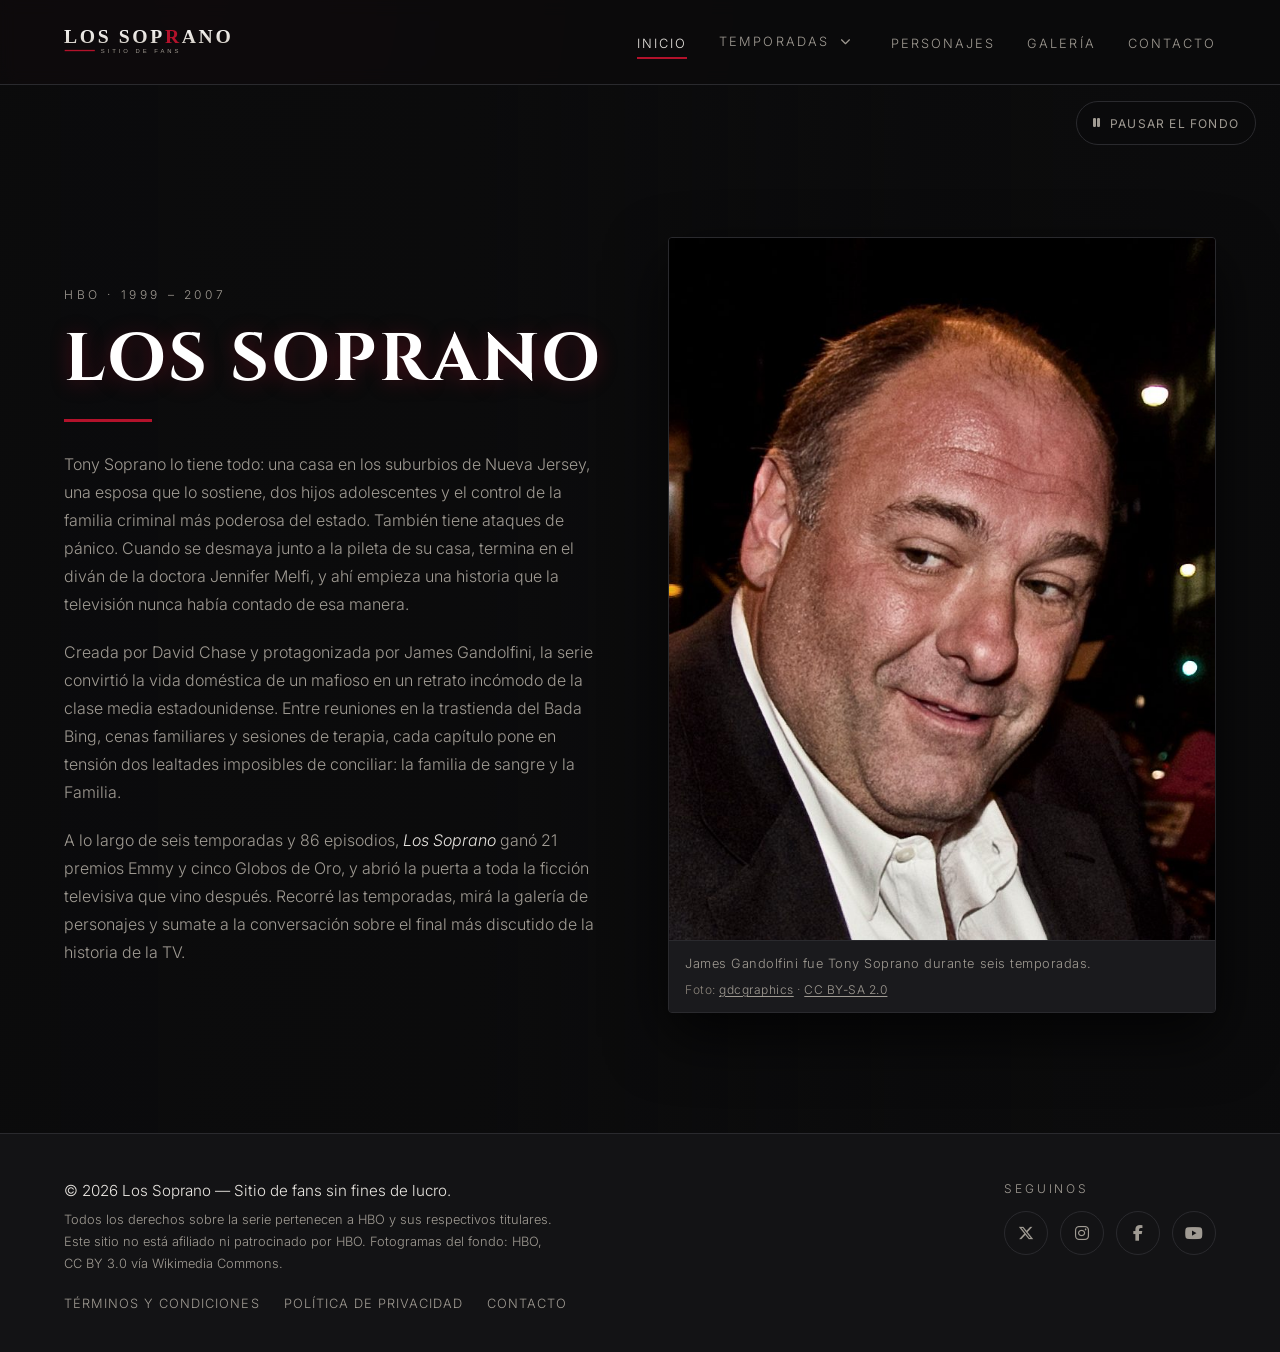
<file: index.html>
<!-- trigger github pages -->

<!DOCTYPE html>
<html lang="es">
<head>
  <meta charset="UTF-8">
  <meta name="viewport" content="width=device-width, initial-scale=1.0">
  <title>Los Soprano | Sitio oficial de fans</title>
  <meta name="description" content="Sitio dedicado a Los Soprano: temporadas, galería y contacto. Todo sobre la serie que cambió la televisión.">

  <meta name="theme-color" content="#0b0b0c">
  <meta property="og:type" content="website">
  <meta property="og:locale" content="es_AR">
  <meta property="og:site_name" content="Los Soprano">
  <meta property="og:title" content="Los Soprano | Sitio oficial de fans">
  <meta property="og:description" content="Sitio dedicado a Los Soprano: temporadas, galería y contacto. Todo sobre la serie que cambió la televisión.">
  <meta name="twitter:card" content="summary_large_image">

  <!-- Font Awesome. El preconnect abre la conexion con el CDN mientras el
       navegador sigue leyendo el head: ahorra el ida y vuelta de DNS y TLS. -->
  <link rel="preconnect" href="https://cdnjs.cloudflare.com" crossorigin>
  <link rel="stylesheet" href="https://cdnjs.cloudflare.com/ajax/libs/font-awesome/6.5.2/css/all.min.css">
  <!-- Tipografías -->
  <link rel="preconnect" href="https://fonts.googleapis.com">
  <link rel="preconnect" href="https://fonts.gstatic.com" crossorigin>
  <link href="https://fonts.googleapis.com/css2?family=Cinzel:wght@500;700&family=Inter:wght@300;400;600&display=swap" rel="stylesheet">
  <!-- Estilos principales -->
  <link rel="stylesheet" href="css/estilos.css">
  <link rel="icon" href="img/favicon.svg" type="image/svg+xml">
</head>
<body>

  <a class="saltar" href="#contenido">Saltar al contenido</a>

  <!-- ===== CABECERA ===== -->
  <header class="cabecera" id="cabecera">
    <div class="contenedor cabecera__inner">

      <a class="logo" href="index.html" aria-label="Los Soprano - Inicio">
        <img src="img/logo.svg" alt="Logo de Los Soprano">
      </a>

      <button class="menu-toggle" id="menuToggle" aria-label="Abrir menú" aria-expanded="false" aria-controls="menu">
        <span></span><span></span><span></span>
      </button>

      <nav class="nav" id="menu" aria-label="Principal">
        <ul role="list" class="nav__lista">
          <li class="nav__item"><a class="nav__link nav__link--activo" aria-current="page" href="index.html">Inicio</a></li>
          <li class="nav__item nav__item--desplegable">
            <div class="nav__fila">
              <a class="nav__link" href="temporadas.html">Temporadas</a>
              <!-- El link lleva a la página; el botón abre el submenú. Separados,
                   el submenú se puede abrir con clic, toque o teclado sin
                   depender del hover, que en pantallas táctiles no existe. -->
              <button class="nav__despliegue" type="button" aria-expanded="false"
                      aria-controls="submenu-temporadas" aria-label="Submenú de Temporadas">
                <i class="fa-solid fa-chevron-down" aria-hidden="true"></i>
              </button>
            </div>
            <ul role="list" class="submenu" id="submenu-temporadas">
              <li><a class="submenu__link" href="temporadas.html#temporada-1">Temporada 1 <span class="submenu__meta">1999</span></a></li>
              <li><a class="submenu__link" href="temporadas.html#temporada-2">Temporada 2 <span class="submenu__meta">2000</span></a></li>
              <li><a class="submenu__link" href="temporadas.html#temporada-3">Temporada 3 <span class="submenu__meta">2001</span></a></li>
              <li><a class="submenu__link" href="temporadas.html#temporada-4">Temporada 4 <span class="submenu__meta">2002</span></a></li>
              <li><a class="submenu__link" href="temporadas.html#temporada-5">Temporada 5 <span class="submenu__meta">2004</span></a></li>
              <li><a class="submenu__link" href="temporadas.html#temporada-6">Temporada 6 <span class="submenu__meta">2006 – 2007</span></a></li>
            </ul>
          </li>
          <li class="nav__item"><a class="nav__link" href="personajes.html">Personajes</a></li>
          <li class="nav__item"><a class="nav__link" href="galeria.html">Galería</a></li>
          <li class="nav__item"><a class="nav__link" href="contacto.html">Contacto</a></li>
        </ul>
      </nav>

    </div>
  </header>

  <!-- ===== CONTENIDO PRINCIPAL ===== -->
  <main class="principal principal--inicio" id="contenido" tabindex="-1">

    <!-- Montaje de fondo: fotogramas que se van cortando entre sí (solo CSS) -->
    <div class="montaje" aria-hidden="true">
      <img class="montaje__foto" src="img/montaje/f1-army-of-one.jpg" alt="" fetchpriority="high">
      <img class="montaje__foto" src="img/montaje/f2-chris-paulie.jpg" alt="">
      <img class="montaje__foto" src="img/montaje/f3-cumple-aj.jpg" alt="">
      <img class="montaje__foto" src="img/montaje/f4-bobby-tony.jpg" alt="">
      <img class="montaje__foto" src="img/montaje/f5-silvio.jpg" alt="">
      <img class="montaje__foto" src="img/montaje/f6-furio.jpg" alt="">
      <span class="montaje__velo"></span>
    </div>

    <!-- El montaje arranca solo y no se detiene: hace falta poder pausarlo -->
    <button class="montaje-control" id="montajeControl" aria-pressed="false">
      <i class="fa-solid fa-pause" aria-hidden="true"></i>
      <span class="montaje-control__texto">Pausar el fondo</span>
    </button>

    <div class="contenedor">
      <section class="hero">

        <!-- Columna izquierda: título + 3 párrafos -->
        <div class="hero__col hero__col--texto">
          <p class="hero__antetitulo">HBO &middot; 1999 &ndash; 2007</p>
          <h1 class="hero__titulo">Los Soprano</h1>
          <span class="hero__linea" aria-hidden="true"></span>

          <p>
            Tony Soprano lo tiene todo: una casa en los suburbios de Nueva Jersey, una
            esposa que lo sostiene, dos hijos adolescentes y el control de la familia
            criminal más poderosa del estado. También tiene ataques de pánico. Cuando se
            desmaya junto a la pileta de su casa, termina en el diván de la doctora
            Jennifer Melfi, y ahí empieza una historia que la televisión nunca había
            contado de esa manera.
          </p>
          <p>
            Creada por David Chase y protagonizada por James Gandolfini, la serie convirtió
            la vida doméstica de un mafioso en un retrato incómodo de la clase media
            estadounidense. Entre reuniones en la trastienda del Bada Bing, cenas familiares
            y sesiones de terapia, cada capítulo pone en tensión dos lealtades imposibles de
            conciliar: la familia de sangre y la Familia.
          </p>
          <p>
            A lo largo de seis temporadas y 86 episodios, <em>Los Soprano</em> ganó 21 premios
            Emmy y cinco Globos de Oro, y abrió la puerta a toda la ficción televisiva que vino
            después. Recorré las temporadas, mirá la galería de personajes y sumate a la
            conversación sobre el final más discutido de la historia de la TV.
          </p>
        </div>

        <!-- Columna derecha: imagen representativa -->
        <div class="hero__col hero__col--imagen">
          <figure class="hero__figura">
            <img src="img/galeria/gandolfini.jpg" width="726" height="933"
                 alt="James Gandolfini, intérprete de Tony Soprano, en el Festival Internacional de Cine de Toronto de 2011">
            <figcaption>
              James Gandolfini fue Tony Soprano durante seis temporadas.
              <span class="hero__credito">
                Foto: <a href="https://commons.wikimedia.org/wiki/File:James_Gandolfini_@_Toronto_International_Film_Festival_2011.jpg" target="_blank" rel="noopener">gdcgraphics</a>
                · <a href="https://creativecommons.org/licenses/by-sa/2.0" target="_blank" rel="noopener">CC BY-SA 2.0</a>
              </span>
            </figcaption>
          </figure>
        </div>

      </section>
    </div>
  </main>

  <!-- ===== PIE DE SITIO ===== -->
  <footer class="pie">
    <div class="contenedor pie__inner">

      <div class="pie__legales">
        <p class="pie__copy">&copy; <span id="anio">2026</span> Los Soprano &mdash; Sitio de fans sin fines de lucro.</p>
        <p class="pie__aviso">
          Todos los derechos sobre la serie pertenecen a HBO y sus respectivos titulares.
          Este sitio no está afiliado ni patrocinado por HBO.
          Fotogramas del fondo: HBO,
          <a href="https://creativecommons.org/licenses/by/3.0" target="_blank" rel="noopener">CC BY 3.0</a>
          vía <a href="https://commons.wikimedia.org" target="_blank" rel="noopener">Wikimedia Commons</a>.
        </p>
        <ul role="list" class="pie__enlaces" aria-label="Enlaces legales">
          <li><a href="#">Términos y condiciones</a></li>
          <li><a href="#">Política de privacidad</a></li>
          <li><a href="contacto.html">Contacto</a></li>
        </ul>
      </div>

      <div class="pie__redes">
        <p class="pie__redes-titulo">Seguinos</p>
        <ul role="list" class="redes">
          <li><a class="redes__link" href="#" aria-label="X"><i class="fa-brands fa-x-twitter" aria-hidden="true"></i></a></li>
          <li><a class="redes__link" href="#" aria-label="Instagram"><i class="fa-brands fa-instagram" aria-hidden="true"></i></a></li>
          <li><a class="redes__link" href="#" aria-label="Facebook"><i class="fa-brands fa-facebook-f" aria-hidden="true"></i></a></li>
          <li><a class="redes__link" href="#" aria-label="YouTube"><i class="fa-brands fa-youtube" aria-hidden="true"></i></a></li>
        </ul>
      </div>

    </div>
  </footer>

  <script src="js/main.js"></script>
</body>
</html>
</file>
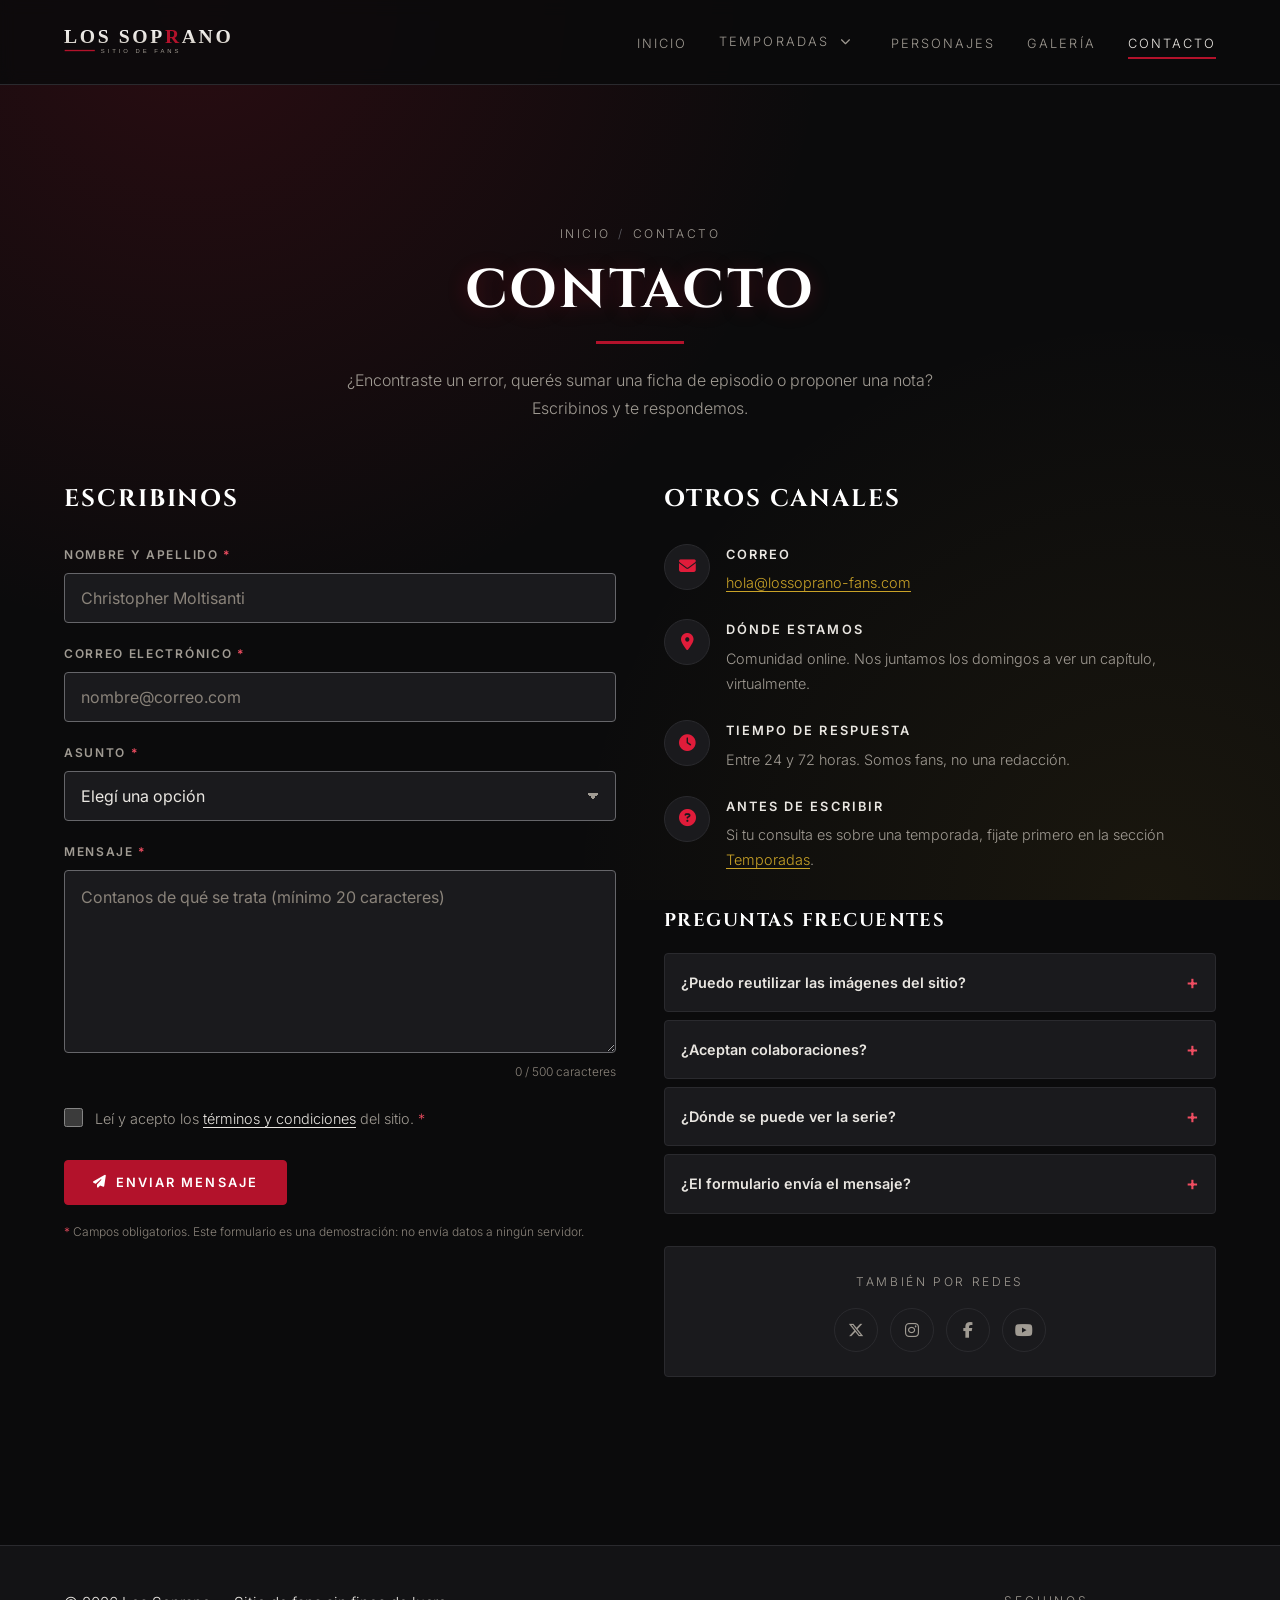
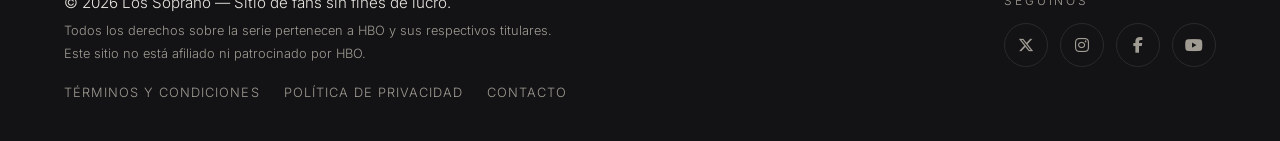
<file: contacto.html>
<!DOCTYPE html>
<html lang="es">
<head>
  <meta charset="UTF-8">
  <meta name="viewport" content="width=device-width, initial-scale=1.0">
  <title>Contacto | Los Soprano</title>
  <meta name="description" content="Escribinos: sugerencias, correcciones y colaboraciones para el sitio de fans de Los Soprano.">

  <meta name="theme-color" content="#0b0b0c">
  <meta property="og:type" content="website">
  <meta property="og:locale" content="es_AR">
  <meta property="og:site_name" content="Los Soprano">
  <meta property="og:title" content="Contacto | Los Soprano">
  <meta property="og:description" content="Escribinos: sugerencias, correcciones y colaboraciones para el sitio de fans de Los Soprano.">
  <meta name="twitter:card" content="summary_large_image">

  <!-- Font Awesome. El preconnect abre la conexion con el CDN mientras el
       navegador sigue leyendo el head: ahorra el ida y vuelta de DNS y TLS. -->
  <link rel="preconnect" href="https://cdnjs.cloudflare.com" crossorigin>
  <link rel="stylesheet" href="https://cdnjs.cloudflare.com/ajax/libs/font-awesome/6.5.2/css/all.min.css">
  <link rel="preconnect" href="https://fonts.googleapis.com">
  <link rel="preconnect" href="https://fonts.gstatic.com" crossorigin>
  <link href="https://fonts.googleapis.com/css2?family=Cinzel:wght@500;700&family=Inter:wght@300;400;600&display=swap" rel="stylesheet">
  <link rel="stylesheet" href="css/estilos.css">
  <link rel="stylesheet" href="css/contacto.css">
  <link rel="icon" href="img/favicon.svg" type="image/svg+xml">
</head>
<body>

  <a class="saltar" href="#contenido">Saltar al contenido</a>

  <!-- ===== CABECERA ===== -->
  <header class="cabecera" id="cabecera">
    <div class="contenedor cabecera__inner">
      <a class="logo" href="index.html" aria-label="Los Soprano - Inicio">
        <img src="img/logo.svg" alt="Logo de Los Soprano">
      </a>
      <button class="menu-toggle" id="menuToggle" aria-label="Abrir menú" aria-expanded="false" aria-controls="menu">
        <span></span><span></span><span></span>
      </button>
      <nav class="nav" id="menu" aria-label="Principal">
        <ul role="list" class="nav__lista">
          <li class="nav__item"><a class="nav__link" href="index.html">Inicio</a></li>
          <li class="nav__item nav__item--desplegable">
            <div class="nav__fila">
              <a class="nav__link" href="temporadas.html">Temporadas</a>
              <!-- El link lleva a la página; el botón abre el submenú. Separados,
                   el submenú se puede abrir con clic, toque o teclado sin
                   depender del hover, que en pantallas táctiles no existe. -->
              <button class="nav__despliegue" type="button" aria-expanded="false"
                      aria-controls="submenu-temporadas" aria-label="Submenú de Temporadas">
                <i class="fa-solid fa-chevron-down" aria-hidden="true"></i>
              </button>
            </div>
            <ul role="list" class="submenu" id="submenu-temporadas">
              <li><a class="submenu__link" href="temporadas.html#temporada-1">Temporada 1 <span class="submenu__meta">1999</span></a></li>
              <li><a class="submenu__link" href="temporadas.html#temporada-2">Temporada 2 <span class="submenu__meta">2000</span></a></li>
              <li><a class="submenu__link" href="temporadas.html#temporada-3">Temporada 3 <span class="submenu__meta">2001</span></a></li>
              <li><a class="submenu__link" href="temporadas.html#temporada-4">Temporada 4 <span class="submenu__meta">2002</span></a></li>
              <li><a class="submenu__link" href="temporadas.html#temporada-5">Temporada 5 <span class="submenu__meta">2004</span></a></li>
              <li><a class="submenu__link" href="temporadas.html#temporada-6">Temporada 6 <span class="submenu__meta">2006 – 2007</span></a></li>
            </ul>
          </li>
          <li class="nav__item"><a class="nav__link" href="personajes.html">Personajes</a></li>
          <li class="nav__item"><a class="nav__link" href="galeria.html">Galería</a></li>
          <li class="nav__item"><a class="nav__link nav__link--activo" aria-current="page" href="contacto.html">Contacto</a></li>
        </ul>
      </nav>
    </div>
  </header>

  <!-- ===== CONTENIDO ===== -->
  <main class="principal" id="contenido" tabindex="-1">

    <div class="contenedor">
      <div class="encabezado-pagina">
        <nav class="migas" aria-label="Ruta de navegación">
          <ol class="migas__lista">
            <li><a href="index.html">Inicio</a></li>
            <li><span aria-current="page">Contacto</span></li>
          </ol>
        </nav>
        <h1 class="encabezado-pagina__titulo">Contacto</h1>
        <span class="hero__linea" aria-hidden="true"></span>
        <p class="encabezado-pagina__bajada">
          ¿Encontraste un error, querés sumar una ficha de episodio o proponer una nota?
          Escribinos y te respondemos.
        </p>
      </div>
    </div>

    <section class="contenedor seccion">
      <div class="contacto">

        <!-- Columna izquierda: formulario -->
        <div class="contacto__col">
          <h2 class="titulo-seccion">Escribinos</h2>

          <form class="formulario" id="formContacto" novalidate>

            <!-- Resumen de errores. Aparece solo si falla el envío: recibe el
                 foco y cada línea lleva al campo que hay que corregir. Los
                 errores de cada campo siguen apareciendo igual debajo. -->
            <!-- Región enfocable y no live: el resumen se reescribe cada vez
                 que el usuario corrige un campo, y como región viva estaría
                 interrumpiéndolo en cada salto de campo. El anuncio lo
                 produce el foco, que se le lleva al fallar el envío. -->
            <div class="formulario__errores oculto" id="formErrores"
                 role="region" tabindex="-1" aria-labelledby="formErroresTitulo">
              <p class="formulario__errores-titulo" id="formErroresTitulo">
                <i class="fa-solid fa-circle-exclamation" aria-hidden="true"></i>
                Revisá estos campos antes de enviar
              </p>
              <ul role="list" id="formErroresLista"></ul>
            </div>

            <div class="campo">
              <label for="nombre">Nombre y apellido <span class="req">*</span></label>
              <input type="text" id="nombre" name="nombre" placeholder="Christopher Moltisanti"
                     autocomplete="name" maxlength="60" aria-describedby="errorNombre" required>
              <p class="campo__error" id="errorNombre" aria-live="polite"></p>
            </div>

            <div class="campo">
              <label for="email">Correo electrónico <span class="req">*</span></label>
              <input type="email" id="email" name="email" placeholder="nombre@correo.com"
                     autocomplete="email" maxlength="80" aria-describedby="errorEmail" required>
              <p class="campo__error" id="errorEmail" aria-live="polite"></p>
            </div>

            <div class="campo">
              <label for="asunto">Asunto <span class="req">*</span></label>
              <select id="asunto" name="asunto" aria-describedby="errorAsunto" required>
                <option value="">Elegí una opción</option>
                <option value="correccion">Corregir un dato del sitio</option>
                <option value="contenido">Proponer contenido</option>
                <option value="galeria">Aportar material para la galería</option>
                <option value="otro">Otro</option>
              </select>
              <p class="campo__error" id="errorAsunto" aria-live="polite"></p>
            </div>

            <div class="campo">
              <label for="mensaje">Mensaje <span class="req">*</span></label>
              <textarea id="mensaje" name="mensaje" rows="6" maxlength="500"
                        aria-describedby="ayudaMensaje errorMensaje"
                        placeholder="Contanos de qué se trata (mínimo 20 caracteres)" required></textarea>
              <p class="campo__ayuda" id="ayudaMensaje"><span id="contadorMensaje">0</span> / 500 caracteres</p>
              <p class="campo__error" id="errorMensaje" aria-live="polite"></p>
            </div>

            <div class="campo campo--check">
              <label class="check">
                <input type="checkbox" id="condiciones" name="condiciones"
                       aria-describedby="errorCondiciones" required>
                <span>Leí y acepto los <a href="#">términos y condiciones</a> del sitio. <span class="req">*</span></span>
              </label>
              <p class="campo__error" id="errorCondiciones" aria-live="polite"></p>
            </div>

            <button type="submit" class="boton boton--primario">
              <i class="fa-solid fa-paper-plane" aria-hidden="true"></i> Enviar mensaje
            </button>

            <p class="formulario__aviso">
              <span class="req">*</span> Campos obligatorios. Este formulario es una demostración:
              no envía datos a ningún servidor.
            </p>

            <!-- Mensaje de resultado. tabindex="-1" para poder llevarle el
                 foco: si no, tras enviar el foco se queda en un botón sobre
                 un formulario ya vacío. -->
            <p class="formulario__ok oculto" id="formOk" role="status" tabindex="-1">
              <i class="fa-solid fa-circle-check" aria-hidden="true"></i>
              ¡Gracias! Tu mensaje quedó registrado. Te respondemos a la brevedad.
            </p>
          </form>
        </div>

        <!-- Columna derecha: datos -->
        <div class="contacto__col">
          <h2 class="titulo-seccion">Otros canales</h2>

          <ul role="list" class="datos">
            <li class="dato">
              <span class="dato__icono"><i class="fa-solid fa-envelope" aria-hidden="true"></i></span>
              <div>
                <h3 class="dato__titulo">Correo</h3>
                <p><a href="mailto:hola@lossoprano-fans.com">hola@lossoprano-fans.com</a></p>
              </div>
            </li>
            <li class="dato">
              <span class="dato__icono"><i class="fa-solid fa-location-dot" aria-hidden="true"></i></span>
              <div>
                <h3 class="dato__titulo">Dónde estamos</h3>
                <p>Comunidad online. Nos juntamos los domingos a ver un capítulo, virtualmente.</p>
              </div>
            </li>
            <li class="dato">
              <span class="dato__icono"><i class="fa-solid fa-clock" aria-hidden="true"></i></span>
              <div>
                <h3 class="dato__titulo">Tiempo de respuesta</h3>
                <p>Entre 24 y 72 horas. Somos fans, no una redacción.</p>
              </div>
            </li>
            <li class="dato">
              <span class="dato__icono"><i class="fa-solid fa-circle-question" aria-hidden="true"></i></span>
              <div>
                <h3 class="dato__titulo">Antes de escribir</h3>
                <p>Si tu consulta es sobre una temporada, fijate primero en la sección
                   <a href="temporadas.html">Temporadas</a>.</p>
              </div>
            </li>
          </ul>

          <h2 class="titulo-seccion titulo-seccion--menor">Preguntas frecuentes</h2>
          <ul role="list" class="faq">
            <li>
              <details class="faq__item">
                <summary class="faq__pregunta">¿Puedo reutilizar las imágenes del sitio?</summary>
                <p class="faq__respuesta">
                  Las imágenes vienen de Wikimedia Commons con licencia Creative Commons:
                  se pueden reutilizar respetando la atribución que figura debajo de cada una.
                  Los fotogramas de la serie los publicó la propia HBO bajo CC BY 3.0.
                </p>
              </details>
            </li>
            <li>
              <details class="faq__item">
                <summary class="faq__pregunta">¿Aceptan colaboraciones?</summary>
                <p class="faq__respuesta">
                  Sí: fichas de episodios, correcciones de datos y traducciones. Escribinos
                  eligiendo el asunto <em>Proponer contenido</em> y contanos qué tenés en mente.
                </p>
              </details>
            </li>
            <li>
              <details class="faq__item">
                <summary class="faq__pregunta">¿Dónde se puede ver la serie?</summary>
                <p class="faq__respuesta">
                  No enlazamos sitios de streaming. <em>Los Soprano</em> es una producción de HBO
                  y está disponible en sus plataformas oficiales según el país.
                </p>
              </details>
            </li>
            <li>
              <details class="faq__item">
                <summary class="faq__pregunta">¿El formulario envía el mensaje?</summary>
                <p class="faq__respuesta">
                  No. Es una demostración de validación con JavaScript: no hay servidor detrás,
                  así que los datos no salen del navegador ni se guardan en ningún lado.
                </p>
              </details>
            </li>
          </ul>

          <div class="tarjeta redes-caja">
            <p class="redes-caja__titulo">También por redes</p>
            <ul role="list" class="redes">
              <li><a class="redes__link" href="#" aria-label="X"><i class="fa-brands fa-x-twitter" aria-hidden="true"></i></a></li>
              <li><a class="redes__link" href="#" aria-label="Instagram"><i class="fa-brands fa-instagram" aria-hidden="true"></i></a></li>
              <li><a class="redes__link" href="#" aria-label="Facebook"><i class="fa-brands fa-facebook-f" aria-hidden="true"></i></a></li>
              <li><a class="redes__link" href="#" aria-label="YouTube"><i class="fa-brands fa-youtube" aria-hidden="true"></i></a></li>
            </ul>
          </div>
        </div>

      </div>
    </section>
  </main>

  <!-- ===== PIE DE SITIO ===== -->
  <footer class="pie">
    <div class="contenedor pie__inner">
      <div class="pie__legales">
        <p class="pie__copy">&copy; <span id="anio">2026</span> Los Soprano &mdash; Sitio de fans sin fines de lucro.</p>
        <p class="pie__aviso">
          Todos los derechos sobre la serie pertenecen a HBO y sus respectivos titulares.
          Este sitio no está afiliado ni patrocinado por HBO.
        </p>
        <ul role="list" class="pie__enlaces" aria-label="Enlaces legales">
          <li><a href="#">Términos y condiciones</a></li>
          <li><a href="#">Política de privacidad</a></li>
          <li><a href="contacto.html">Contacto</a></li>
        </ul>
      </div>
      <div class="pie__redes">
        <p class="pie__redes-titulo">Seguinos</p>
        <ul role="list" class="redes">
          <li><a class="redes__link" href="#" aria-label="X"><i class="fa-brands fa-x-twitter" aria-hidden="true"></i></a></li>
          <li><a class="redes__link" href="#" aria-label="Instagram"><i class="fa-brands fa-instagram" aria-hidden="true"></i></a></li>
          <li><a class="redes__link" href="#" aria-label="Facebook"><i class="fa-brands fa-facebook-f" aria-hidden="true"></i></a></li>
          <li><a class="redes__link" href="#" aria-label="YouTube"><i class="fa-brands fa-youtube" aria-hidden="true"></i></a></li>
        </ul>
      </div>
    </div>
  </footer>

  <script src="js/main.js"></script>
  <script src="js/contacto.js"></script>
</body>
</html>
</file>
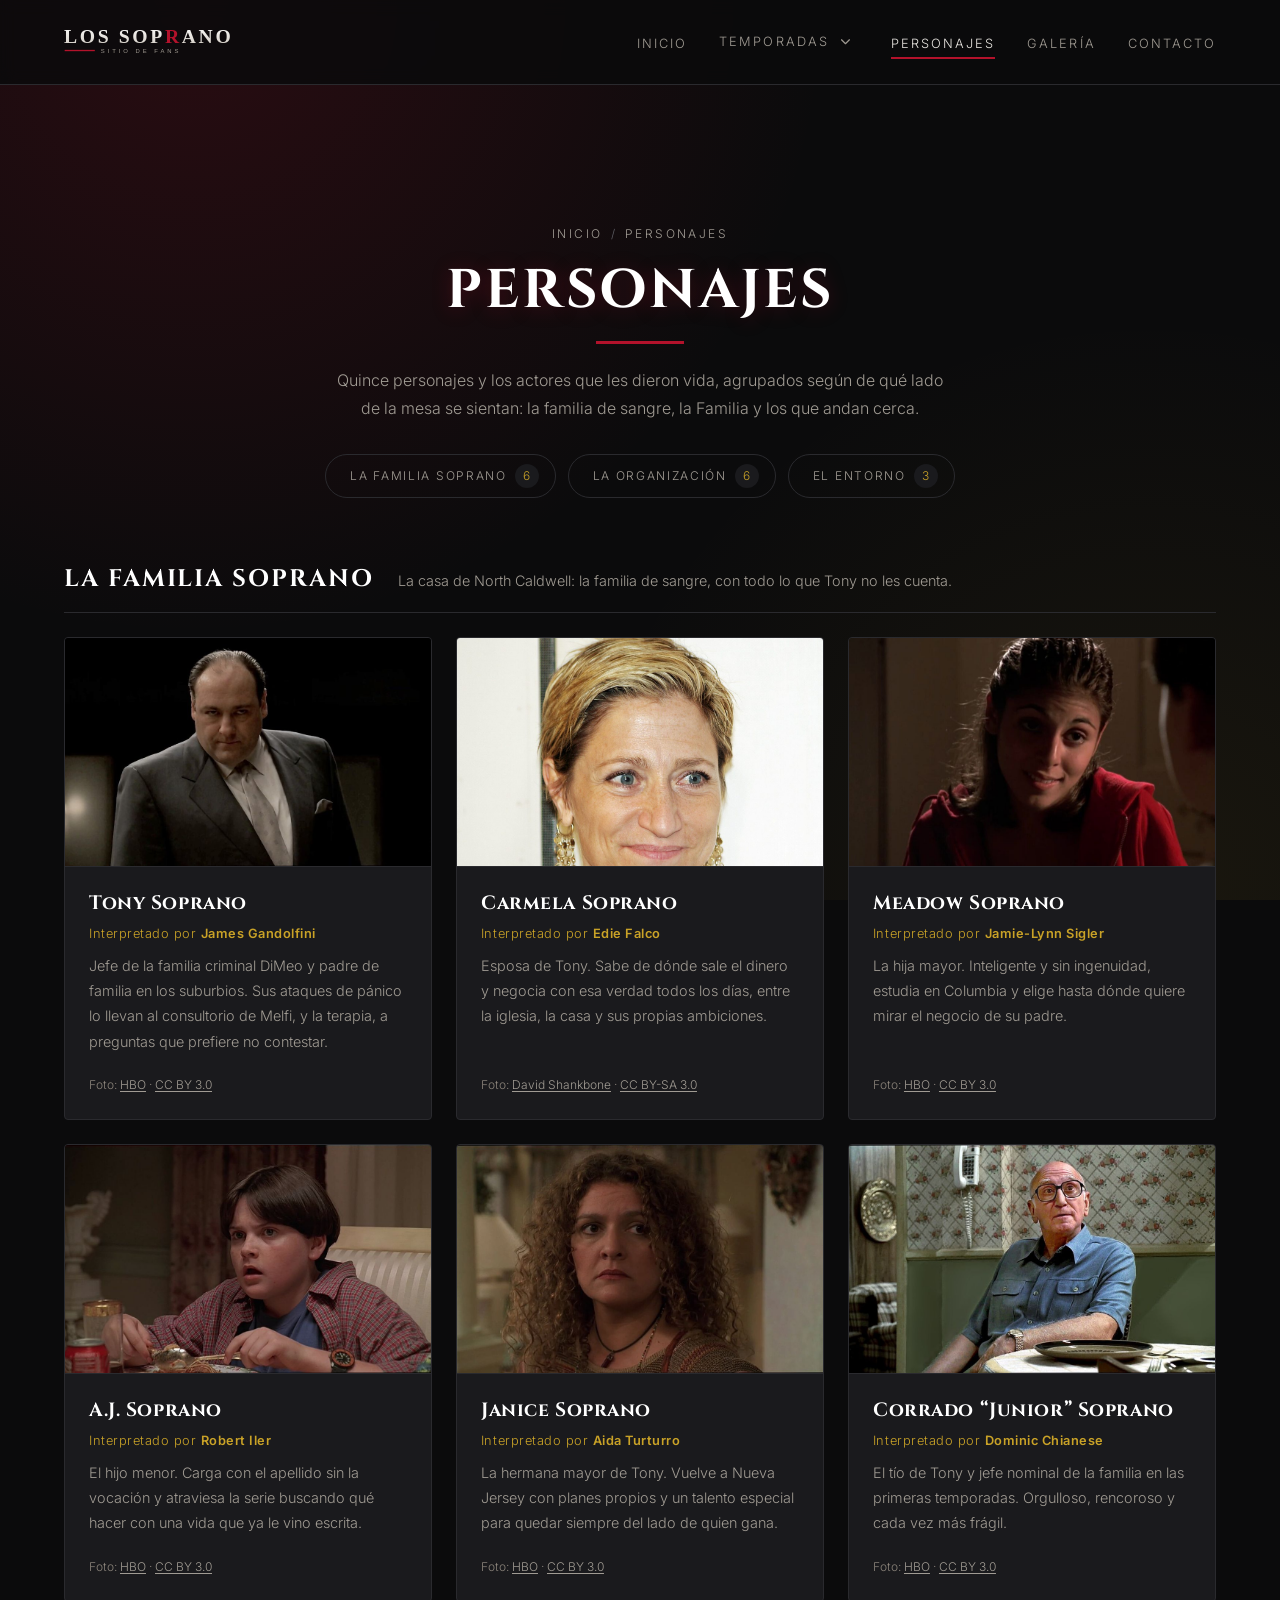
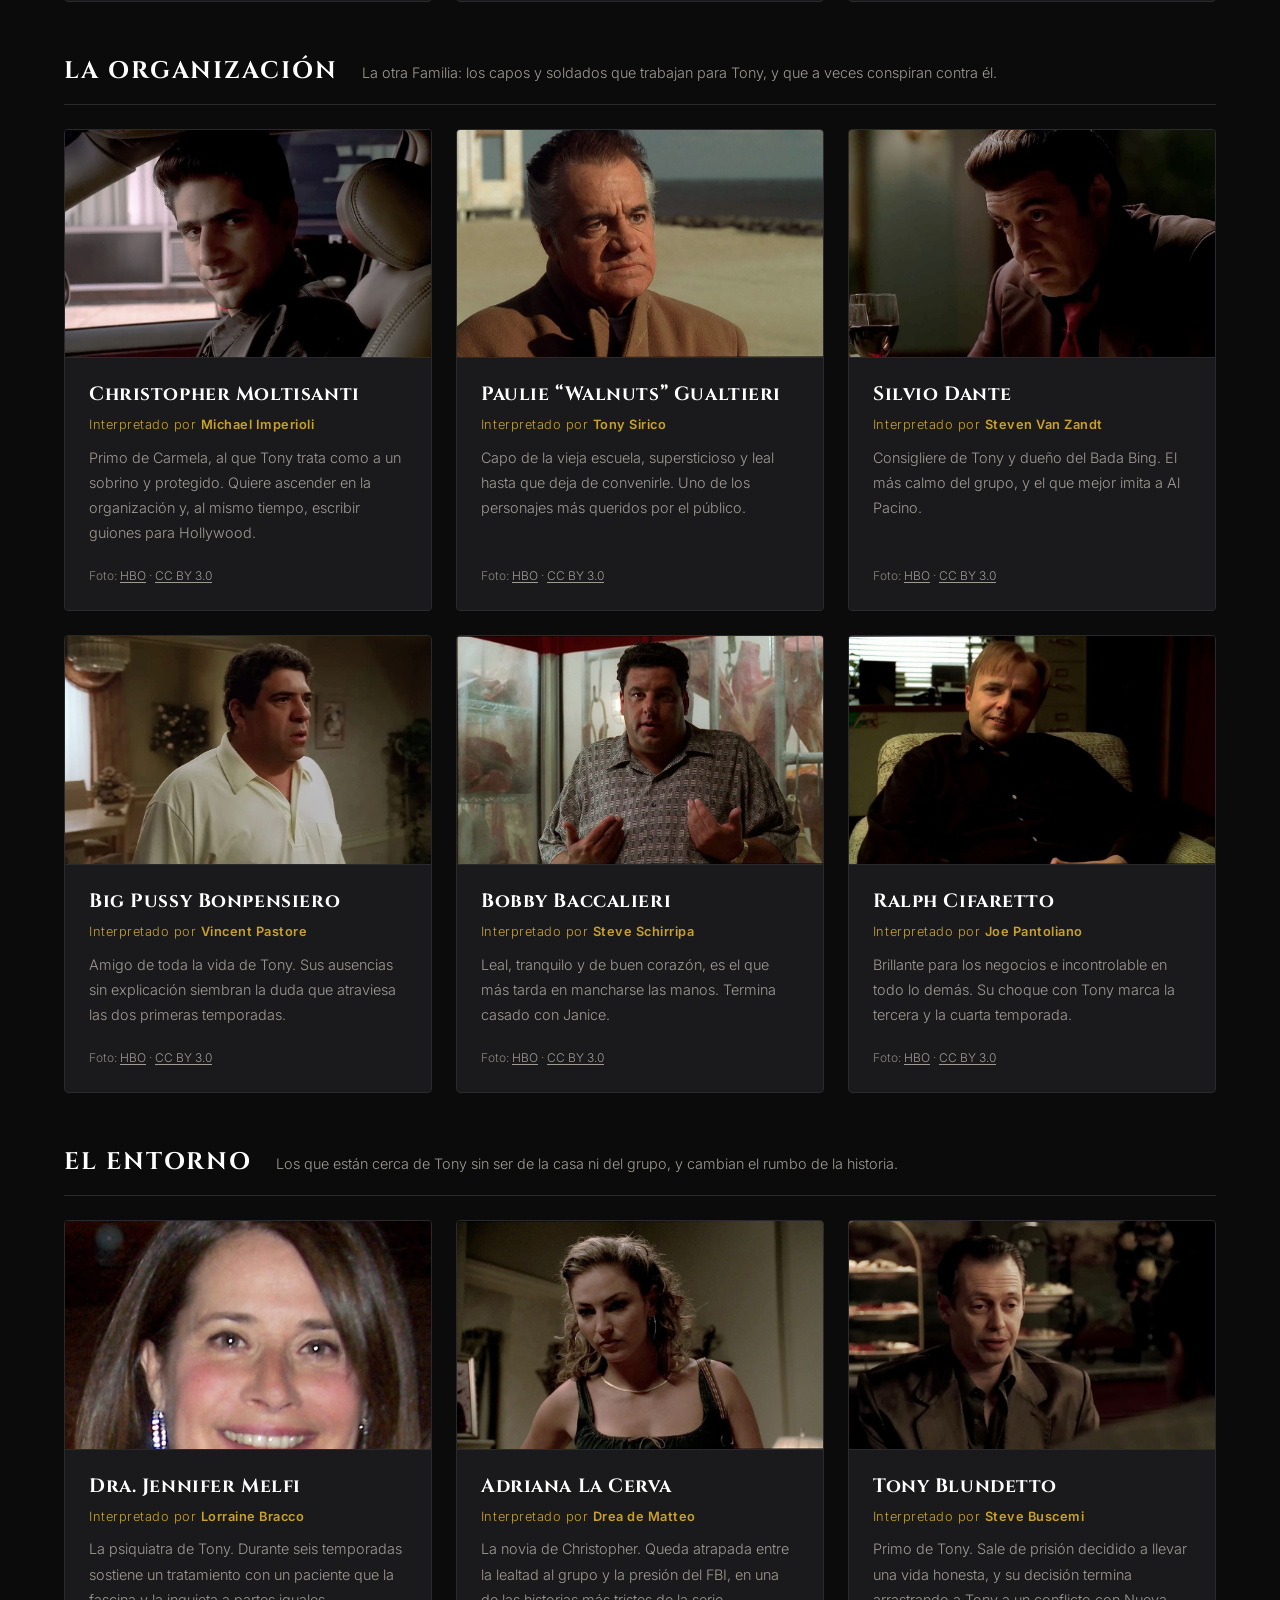
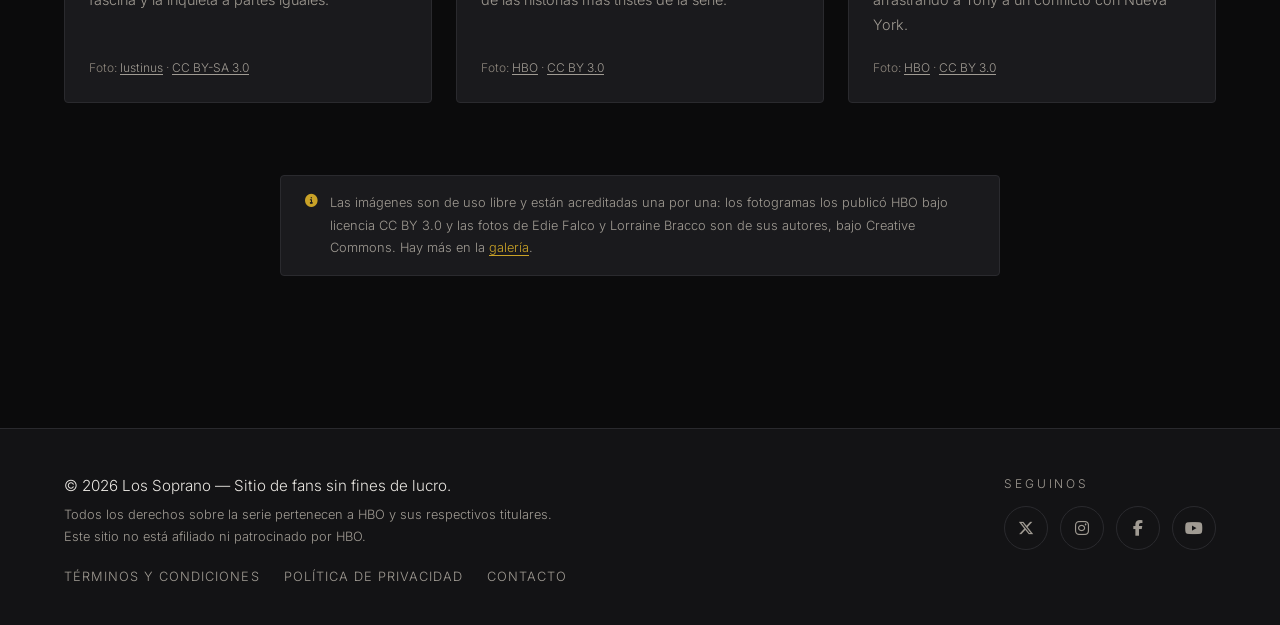
<file: personajes.html>
<!DOCTYPE html>
<html lang="es">
<head>
  <meta charset="UTF-8">
  <meta name="viewport" content="width=device-width, initial-scale=1.0">
  <title>Personajes | Los Soprano</title>
  <meta name="description" content="Los personajes de Los Soprano y los actores que les dieron vida: la familia, la organización y el entorno de Tony.">

  <meta name="theme-color" content="#0b0b0c">
  <meta property="og:type" content="website">
  <meta property="og:locale" content="es_AR">
  <meta property="og:site_name" content="Los Soprano">
  <meta property="og:title" content="Personajes | Los Soprano">
  <meta property="og:description" content="Los personajes de Los Soprano y los actores que les dieron vida: la familia, la organización y el entorno de Tony.">
  <meta name="twitter:card" content="summary_large_image">

  <!-- Font Awesome. El preconnect abre la conexion con el CDN mientras el
       navegador sigue leyendo el head: ahorra el ida y vuelta de DNS y TLS. -->
  <link rel="preconnect" href="https://cdnjs.cloudflare.com" crossorigin>
  <link rel="stylesheet" href="https://cdnjs.cloudflare.com/ajax/libs/font-awesome/6.5.2/css/all.min.css">
  <link rel="preconnect" href="https://fonts.googleapis.com">
  <link rel="preconnect" href="https://fonts.gstatic.com" crossorigin>
  <link href="https://fonts.googleapis.com/css2?family=Cinzel:wght@500;700&family=Inter:wght@300;400;600&display=swap" rel="stylesheet">
  <link rel="stylesheet" href="css/estilos.css">
  <link rel="stylesheet" href="css/personajes.css">
  <link rel="icon" href="img/favicon.svg" type="image/svg+xml">
</head>
<body>

  <a class="saltar" href="#contenido">Saltar al contenido</a>

  <!-- ===== CABECERA ===== -->
  <header class="cabecera" id="cabecera">
    <div class="contenedor cabecera__inner">
      <a class="logo" href="index.html" aria-label="Los Soprano - Inicio">
        <img src="img/logo.svg" alt="Logo de Los Soprano">
      </a>
      <button class="menu-toggle" id="menuToggle" aria-label="Abrir menú" aria-expanded="false" aria-controls="menu">
        <span></span><span></span><span></span>
      </button>
      <nav class="nav" id="menu" aria-label="Principal">
        <ul role="list" class="nav__lista">
          <li class="nav__item"><a class="nav__link" href="index.html">Inicio</a></li>
          <li class="nav__item nav__item--desplegable">
            <div class="nav__fila">
              <a class="nav__link" href="temporadas.html">Temporadas</a>
              <!-- El link lleva a la página; el botón abre el submenú. Separados,
                   el submenú se puede abrir con clic, toque o teclado sin
                   depender del hover, que en pantallas táctiles no existe. -->
              <button class="nav__despliegue" type="button" aria-expanded="false"
                      aria-controls="submenu-temporadas" aria-label="Submenú de Temporadas">
                <i class="fa-solid fa-chevron-down" aria-hidden="true"></i>
              </button>
            </div>
            <ul role="list" class="submenu" id="submenu-temporadas">
              <li><a class="submenu__link" href="temporadas.html#temporada-1">Temporada 1 <span class="submenu__meta">1999</span></a></li>
              <li><a class="submenu__link" href="temporadas.html#temporada-2">Temporada 2 <span class="submenu__meta">2000</span></a></li>
              <li><a class="submenu__link" href="temporadas.html#temporada-3">Temporada 3 <span class="submenu__meta">2001</span></a></li>
              <li><a class="submenu__link" href="temporadas.html#temporada-4">Temporada 4 <span class="submenu__meta">2002</span></a></li>
              <li><a class="submenu__link" href="temporadas.html#temporada-5">Temporada 5 <span class="submenu__meta">2004</span></a></li>
              <li><a class="submenu__link" href="temporadas.html#temporada-6">Temporada 6 <span class="submenu__meta">2006 – 2007</span></a></li>
            </ul>
          </li>
          <li class="nav__item"><a class="nav__link nav__link--activo" aria-current="page" href="personajes.html">Personajes</a></li>
          <li class="nav__item"><a class="nav__link" href="galeria.html">Galería</a></li>
          <li class="nav__item"><a class="nav__link" href="contacto.html">Contacto</a></li>
        </ul>
      </nav>
    </div>
  </header>

  <!-- ===== CONTENIDO ===== -->
  <main class="principal" id="contenido" tabindex="-1">

    <div class="contenedor">
      <div class="encabezado-pagina">
        <nav class="migas" aria-label="Ruta de navegación">
          <ol class="migas__lista">
            <li><a href="index.html">Inicio</a></li>
            <li><span aria-current="page">Personajes</span></li>
          </ol>
        </nav>
        <h1 class="encabezado-pagina__titulo">Personajes</h1>
        <span class="hero__linea" aria-hidden="true"></span>
        <p class="encabezado-pagina__bajada">
          Quince personajes y los actores que les dieron vida, agrupados según de qué
          lado de la mesa se sientan: la familia de sangre, la Familia y los que andan cerca.
        </p>

        <!-- Índice de la página: salta a cada grupo -->
        <nav class="indice" aria-label="Grupos de personajes">
          <ul role="list" class="indice__lista">
            <li><a class="indice__link" href="#familia">La familia Soprano <span class="indice__cantidad" aria-label="6 personajes">6</span></a></li>
            <li><a class="indice__link" href="#organizacion">La organización <span class="indice__cantidad" aria-label="6 personajes">6</span></a></li>
            <li><a class="indice__link" href="#entorno">El entorno <span class="indice__cantidad" aria-label="3 personajes">3</span></a></li>
          </ul>
        </nav>
      </div>
    </div>

    <section class="contenedor grupo" id="familia" aria-labelledby="titulo-familia">
      <div class="grupo__encabezado">
        <h2 class="titulo-seccion" id="titulo-familia">La familia Soprano</h2>
        <p class="grupo__bajada">La casa de North Caldwell: la familia de sangre, con todo lo que Tony no les cuenta.</p>
      </div>
      <ul role="list" class="personajes">
          <li class="personaje tarjeta">
            <figure class="personaje__foto">
              <img src="img/galeria/p-tony.jpg" width="1100" height="619" loading="eager" fetchpriority="high"
                   alt="Tony Soprano en un fotograma de la serie">
            </figure>
            <div class="personaje__cuerpo">
              <h3 class="personaje__nombre">Tony Soprano</h3>
              <p class="personaje__actor">Interpretado por <strong>James Gandolfini</strong></p>
              <p class="personaje__texto">Jefe de la familia criminal DiMeo y padre de familia en los suburbios. Sus ataques de pánico lo llevan al consultorio de Melfi, y la terapia, a preguntas que prefiere no contestar.</p>
              <p class="personaje__credito">Foto: <a href="https://commons.wikimedia.org/wiki/File:Tony_Soprano_(The_Sopranos_Family_Tree).jpg" target="_blank" rel="noopener">HBO</a> · <a href="https://creativecommons.org/licenses/by/3.0" target="_blank" rel="noopener">CC BY 3.0</a></p>
            </div>
          </li>

          <li class="personaje tarjeta">
            <figure class="personaje__foto personaje__foto--retrato">
              <img src="img/galeria/falco.jpg" width="1200" height="1384" loading="eager" fetchpriority="high"
                   alt="Edie Falco, intérprete de Carmela Soprano">
            </figure>
            <div class="personaje__cuerpo">
              <h3 class="personaje__nombre">Carmela Soprano</h3>
              <p class="personaje__actor">Interpretado por <strong>Edie Falco</strong></p>
              <p class="personaje__texto">Esposa de Tony. Sabe de dónde sale el dinero y negocia con esa verdad todos los días, entre la iglesia, la casa y sus propias ambiciones.</p>
              <p class="personaje__credito">Foto: <a href="https://commons.wikimedia.org/wiki/File:Edie_Falco_2_by_David_Shankbone.jpg" target="_blank" rel="noopener">David Shankbone</a> · <a href="http://creativecommons.org/licenses/by-sa/3.0/" target="_blank" rel="noopener">CC BY-SA 3.0</a></p>
            </div>
          </li>

          <li class="personaje tarjeta">
            <figure class="personaje__foto">
              <img src="img/galeria/p-meadow.jpg" width="1100" height="821" loading="eager" fetchpriority="high"
                   alt="Meadow Soprano en un fotograma de la serie">
            </figure>
            <div class="personaje__cuerpo">
              <h3 class="personaje__nombre">Meadow Soprano</h3>
              <p class="personaje__actor">Interpretado por <strong>Jamie-Lynn Sigler</strong></p>
              <p class="personaje__texto">La hija mayor. Inteligente y sin ingenuidad, estudia en Columbia y elige hasta dónde quiere mirar el negocio de su padre.</p>
              <p class="personaje__credito">Foto: <a href="https://commons.wikimedia.org/wiki/File:Meadow_Soprano_(The_Sopranos_Family_Tree).jpg" target="_blank" rel="noopener">HBO</a> · <a href="https://creativecommons.org/licenses/by/3.0" target="_blank" rel="noopener">CC BY 3.0</a></p>
            </div>
          </li>

          <li class="personaje tarjeta">
            <figure class="personaje__foto">
              <img src="img/galeria/p-aj.jpg" width="1100" height="620" loading="lazy"
                   alt="A.J. Soprano en un fotograma de la serie">
            </figure>
            <div class="personaje__cuerpo">
              <h3 class="personaje__nombre">A.J. Soprano</h3>
              <p class="personaje__actor">Interpretado por <strong>Robert Iler</strong></p>
              <p class="personaje__texto">El hijo menor. Carga con el apellido sin la vocación y atraviesa la serie buscando qué hacer con una vida que ya le vino escrita.</p>
              <p class="personaje__credito">Foto: <a href="https://commons.wikimedia.org/wiki/File:A.J._Soprano_(The_Sopranos_Family_Tree).jpg" target="_blank" rel="noopener">HBO</a> · <a href="https://creativecommons.org/licenses/by/3.0" target="_blank" rel="noopener">CC BY 3.0</a></p>
            </div>
          </li>

          <li class="personaje tarjeta">
            <figure class="personaje__foto">
              <img src="img/galeria/p-janice.jpg" width="1100" height="619" loading="lazy"
                   alt="Janice Soprano en un fotograma de la serie">
            </figure>
            <div class="personaje__cuerpo">
              <h3 class="personaje__nombre">Janice Soprano</h3>
              <p class="personaje__actor">Interpretado por <strong>Aida Turturro</strong></p>
              <p class="personaje__texto">La hermana mayor de Tony. Vuelve a Nueva Jersey con planes propios y un talento especial para quedar siempre del lado de quien gana.</p>
              <p class="personaje__credito">Foto: <a href="https://commons.wikimedia.org/wiki/File:Janice_Soprano_(The_Sopranos_Family_Tree).jpg" target="_blank" rel="noopener">HBO</a> · <a href="https://creativecommons.org/licenses/by/3.0" target="_blank" rel="noopener">CC BY 3.0</a></p>
            </div>
          </li>

          <li class="personaje tarjeta">
            <figure class="personaje__foto">
              <img src="img/galeria/p-junior.jpg" width="1100" height="619" loading="lazy"
                   alt="Junior Soprano en un fotograma de la serie">
            </figure>
            <div class="personaje__cuerpo">
              <h3 class="personaje__nombre">Corrado “Junior” Soprano</h3>
              <p class="personaje__actor">Interpretado por <strong>Dominic Chianese</strong></p>
              <p class="personaje__texto">El tío de Tony y jefe nominal de la familia en las primeras temporadas. Orgulloso, rencoroso y cada vez más frágil.</p>
              <p class="personaje__credito">Foto: <a href="https://commons.wikimedia.org/wiki/File:Junior_Soprano_(The_Sopranos_Family_Tree).jpg" target="_blank" rel="noopener">HBO</a> · <a href="https://creativecommons.org/licenses/by/3.0" target="_blank" rel="noopener">CC BY 3.0</a></p>
            </div>
          </li>
      </ul>
    </section>

    <section class="contenedor grupo" id="organizacion" aria-labelledby="titulo-organizacion">
      <div class="grupo__encabezado">
        <h2 class="titulo-seccion" id="titulo-organizacion">La organización</h2>
        <p class="grupo__bajada">La otra Familia: los capos y soldados que trabajan para Tony, y que a veces conspiran contra él.</p>
      </div>
      <ul role="list" class="personajes">
          <li class="personaje tarjeta">
            <figure class="personaje__foto">
              <img src="img/galeria/p-christopher.jpg" width="1100" height="619" loading="lazy"
                   alt="Christopher Moltisanti en un fotograma de la serie">
            </figure>
            <div class="personaje__cuerpo">
              <h3 class="personaje__nombre">Christopher Moltisanti</h3>
              <p class="personaje__actor">Interpretado por <strong>Michael Imperioli</strong></p>
              <p class="personaje__texto">Primo de Carmela, al que Tony trata como a un sobrino y protegido. Quiere ascender en la organización y, al mismo tiempo, escribir guiones para Hollywood.</p>
              <p class="personaje__credito">Foto: <a href="https://commons.wikimedia.org/wiki/File:Christopher_Moltisanti_(Tony_Soprano%27s_Family_Captains).jpg" target="_blank" rel="noopener">HBO</a> · <a href="https://creativecommons.org/licenses/by/3.0" target="_blank" rel="noopener">CC BY 3.0</a></p>
            </div>
          </li>

          <li class="personaje tarjeta">
            <figure class="personaje__foto">
              <img src="img/galeria/p-paulie.jpg" width="1100" height="618" loading="lazy"
                   alt="Paulie Gualtieri en un fotograma de la serie">
            </figure>
            <div class="personaje__cuerpo">
              <h3 class="personaje__nombre">Paulie “Walnuts” Gualtieri</h3>
              <p class="personaje__actor">Interpretado por <strong>Tony Sirico</strong></p>
              <p class="personaje__texto">Capo de la vieja escuela, supersticioso y leal hasta que deja de convenirle. Uno de los personajes más queridos por el público.</p>
              <p class="personaje__credito">Foto: <a href="https://commons.wikimedia.org/wiki/File:Paulie_Gualtieri_(The_Sopranos_Family_Tree).jpg" target="_blank" rel="noopener">HBO</a> · <a href="https://creativecommons.org/licenses/by/3.0" target="_blank" rel="noopener">CC BY 3.0</a></p>
            </div>
          </li>

          <li class="personaje tarjeta">
            <figure class="personaje__foto">
              <img src="img/galeria/p-silvio.jpg" width="1100" height="619" loading="lazy"
                   alt="Silvio Dante en un fotograma de la serie">
            </figure>
            <div class="personaje__cuerpo">
              <h3 class="personaje__nombre">Silvio Dante</h3>
              <p class="personaje__actor">Interpretado por <strong>Steven Van Zandt</strong></p>
              <p class="personaje__texto">Consigliere de Tony y dueño del Bada Bing. El más calmo del grupo, y el que mejor imita a Al Pacino.</p>
              <p class="personaje__credito">Foto: <a href="https://commons.wikimedia.org/wiki/File:Silvio_Dante_(Tony_Soprano%27s_Family_Captains).jpg" target="_blank" rel="noopener">HBO</a> · <a href="https://creativecommons.org/licenses/by/3.0" target="_blank" rel="noopener">CC BY 3.0</a></p>
            </div>
          </li>

          <li class="personaje tarjeta">
            <figure class="personaje__foto">
              <img src="img/galeria/p-pussy.jpg" width="1100" height="619" loading="lazy"
                   alt="Big Pussy Bonpensiero en un fotograma de la serie">
            </figure>
            <div class="personaje__cuerpo">
              <h3 class="personaje__nombre">Big Pussy Bonpensiero</h3>
              <p class="personaje__actor">Interpretado por <strong>Vincent Pastore</strong></p>
              <p class="personaje__texto">Amigo de toda la vida de Tony. Sus ausencias sin explicación siembran la duda que atraviesa las dos primeras temporadas.</p>
              <p class="personaje__credito">Foto: <a href="https://commons.wikimedia.org/wiki/File:Salvatore_%22Big_Pussy%22_Bonpensiero_(Tony_Soprano%27s_Family_Captains).jpg" target="_blank" rel="noopener">HBO</a> · <a href="https://creativecommons.org/licenses/by/3.0" target="_blank" rel="noopener">CC BY 3.0</a></p>
            </div>
          </li>

          <li class="personaje tarjeta">
            <figure class="personaje__foto">
              <img src="img/galeria/p-bobby.jpg" width="1100" height="619" loading="lazy"
                   alt="Bobby Baccalieri en un fotograma de la serie">
            </figure>
            <div class="personaje__cuerpo">
              <h3 class="personaje__nombre">Bobby Baccalieri</h3>
              <p class="personaje__actor">Interpretado por <strong>Steve Schirripa</strong></p>
              <p class="personaje__texto">Leal, tranquilo y de buen corazón, es el que más tarda en mancharse las manos. Termina casado con Janice.</p>
              <p class="personaje__credito">Foto: <a href="https://commons.wikimedia.org/wiki/File:Bobby_Baccalieri_(The_Sopranos_Family_Tree).jpg" target="_blank" rel="noopener">HBO</a> · <a href="https://creativecommons.org/licenses/by/3.0" target="_blank" rel="noopener">CC BY 3.0</a></p>
            </div>
          </li>

          <li class="personaje tarjeta">
            <figure class="personaje__foto">
              <img src="img/galeria/p-ralph.jpg" width="1100" height="619" loading="lazy"
                   alt="Ralph Cifaretto en un fotograma de la serie">
            </figure>
            <div class="personaje__cuerpo">
              <h3 class="personaje__nombre">Ralph Cifaretto</h3>
              <p class="personaje__actor">Interpretado por <strong>Joe Pantoliano</strong></p>
              <p class="personaje__texto">Brillante para los negocios e incontrolable en todo lo demás. Su choque con Tony marca la tercera y la cuarta temporada.</p>
              <p class="personaje__credito">Foto: <a href="https://commons.wikimedia.org/wiki/File:Ralph_Cifaretto_(The_Sopranos_Family_Tree).jpg" target="_blank" rel="noopener">HBO</a> · <a href="https://creativecommons.org/licenses/by/3.0" target="_blank" rel="noopener">CC BY 3.0</a></p>
            </div>
          </li>
      </ul>
    </section>

    <section class="contenedor grupo" id="entorno" aria-labelledby="titulo-entorno">
      <div class="grupo__encabezado">
        <h2 class="titulo-seccion" id="titulo-entorno">El entorno</h2>
        <p class="grupo__bajada">Los que están cerca de Tony sin ser de la casa ni del grupo, y cambian el rumbo de la historia.</p>
      </div>
      <ul role="list" class="personajes">
          <li class="personaje tarjeta">
            <figure class="personaje__foto personaje__foto--retrato">
              <img src="img/galeria/bracco.jpg" width="597" height="992" loading="lazy"
                   alt="Lorraine Bracco, intérprete de la doctora Jennifer Melfi">
            </figure>
            <div class="personaje__cuerpo">
              <h3 class="personaje__nombre">Dra. Jennifer Melfi</h3>
              <p class="personaje__actor">Interpretado por <strong>Lorraine Bracco</strong></p>
              <p class="personaje__texto">La psiquiatra de Tony. Durante seis temporadas sostiene un tratamiento con un paciente que la fascina y la inquieta a partes iguales.</p>
              <p class="personaje__credito">Foto: <a href="https://commons.wikimedia.org/wiki/File:Lorraine_Bracco.jpg" target="_blank" rel="noopener">Iustinus</a> · <a href="https://creativecommons.org/licenses/by-sa/3.0" target="_blank" rel="noopener">CC BY-SA 3.0</a></p>
            </div>
          </li>

          <li class="personaje tarjeta">
            <figure class="personaje__foto">
              <img src="img/galeria/p-adriana.jpg" width="1100" height="619" loading="lazy"
                   alt="Adriana La Cerva en un fotograma de la serie">
            </figure>
            <div class="personaje__cuerpo">
              <h3 class="personaje__nombre">Adriana La Cerva</h3>
              <p class="personaje__actor">Interpretado por <strong>Drea de Matteo</strong></p>
              <p class="personaje__texto">La novia de Christopher. Queda atrapada entre la lealtad al grupo y la presión del FBI, en una de las historias más tristes de la serie.</p>
              <p class="personaje__credito">Foto: <a href="https://commons.wikimedia.org/wiki/File:Adriana_La_Cerva_(The_Sopranos_Family_Tree).jpg" target="_blank" rel="noopener">HBO</a> · <a href="https://creativecommons.org/licenses/by/3.0" target="_blank" rel="noopener">CC BY 3.0</a></p>
            </div>
          </li>

          <li class="personaje tarjeta">
            <figure class="personaje__foto">
              <img src="img/personajes/tony-blundetto.jpg" width="1100" height="619" loading="lazy"
                   alt="Tony Blundetto en un fotograma de la serie">
            </figure>
            <div class="personaje__cuerpo">
              <h3 class="personaje__nombre">Tony Blundetto</h3>
              <p class="personaje__actor">Interpretado por <strong>Steve Buscemi</strong></p>
              <p class="personaje__texto">Primo de Tony. Sale de prisión decidido a llevar una vida honesta, y su decisión termina arrastrando a Tony a un conflicto con Nueva York.</p>
              <p class="personaje__credito">Foto: <a href="https://commons.wikimedia.org/wiki/File:Tony_Blundetto_(The_Sopranos_Top_25_Best_Lines).jpg" target="_blank" rel="noopener">HBO</a> · <a href="https://creativecommons.org/licenses/by/3.0" target="_blank" rel="noopener">CC BY 3.0</a></p>
            </div>
          </li>
      </ul>
    </section>

    <div class="contenedor">
      <p class="grupo__nota">
        <i class="fa-solid fa-circle-info" aria-hidden="true"></i>
        <span>Las imágenes son de uso libre y están acreditadas una por una: los fotogramas
        los publicó HBO bajo licencia CC BY 3.0 y las fotos de Edie Falco y Lorraine Bracco
        son de sus autores, bajo Creative Commons. Hay más en la
        <a href="galeria.html">galería</a>.</span>
      </p>
    </div>
  </main>

  <!-- ===== PIE DE SITIO ===== -->
  <footer class="pie">
    <div class="contenedor pie__inner">
      <div class="pie__legales">
        <p class="pie__copy">&copy; <span id="anio">2026</span> Los Soprano &mdash; Sitio de fans sin fines de lucro.</p>
        <p class="pie__aviso">
          Todos los derechos sobre la serie pertenecen a HBO y sus respectivos titulares.
          Este sitio no está afiliado ni patrocinado por HBO.
        </p>
        <ul role="list" class="pie__enlaces" aria-label="Enlaces legales">
          <li><a href="#">Términos y condiciones</a></li>
          <li><a href="#">Política de privacidad</a></li>
          <li><a href="contacto.html">Contacto</a></li>
        </ul>
      </div>
      <div class="pie__redes">
        <p class="pie__redes-titulo">Seguinos</p>
        <ul role="list" class="redes">
          <li><a class="redes__link" href="#" aria-label="X"><i class="fa-brands fa-x-twitter" aria-hidden="true"></i></a></li>
          <li><a class="redes__link" href="#" aria-label="Instagram"><i class="fa-brands fa-instagram" aria-hidden="true"></i></a></li>
          <li><a class="redes__link" href="#" aria-label="Facebook"><i class="fa-brands fa-facebook-f" aria-hidden="true"></i></a></li>
          <li><a class="redes__link" href="#" aria-label="YouTube"><i class="fa-brands fa-youtube" aria-hidden="true"></i></a></li>
        </ul>
      </div>
    </div>
  </footer>

  <script src="js/main.js"></script>
</body>
</html>
</file>
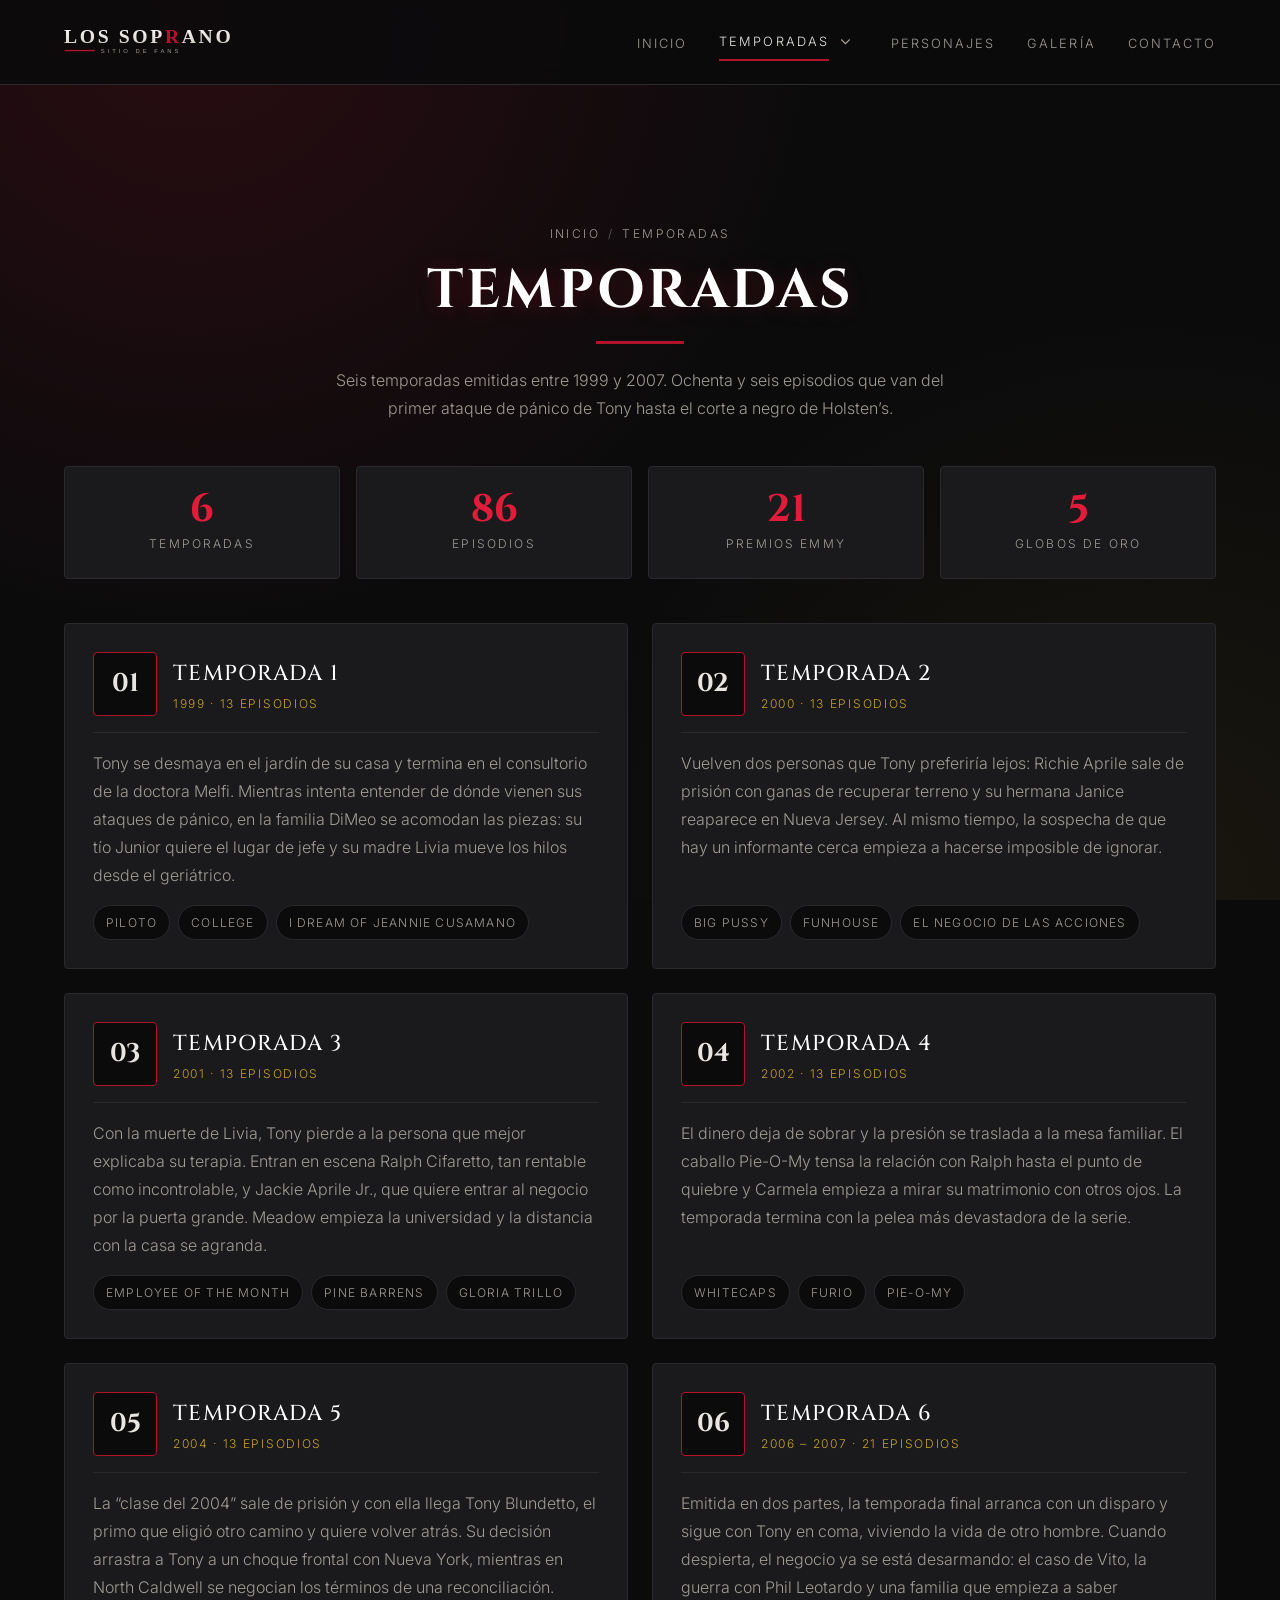
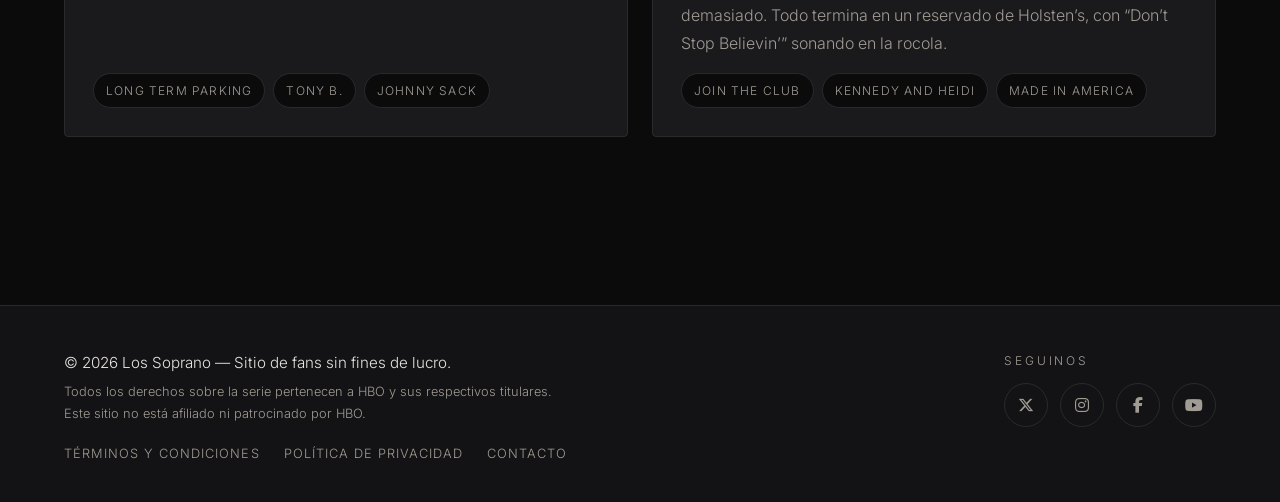
<file: temporadas.html>
<!DOCTYPE html>
<html lang="es">
<head>
  <meta charset="UTF-8">
  <meta name="viewport" content="width=device-width, initial-scale=1.0">
  <title>Temporadas | Los Soprano</title>
  <meta name="description" content="Las 6 temporadas y los 86 episodios de Los Soprano, temporada por temporada.">

  <meta name="theme-color" content="#0b0b0c">
  <meta property="og:type" content="website">
  <meta property="og:locale" content="es_AR">
  <meta property="og:site_name" content="Los Soprano">
  <meta property="og:title" content="Temporadas | Los Soprano">
  <meta property="og:description" content="Las 6 temporadas y los 86 episodios de Los Soprano, temporada por temporada.">
  <meta name="twitter:card" content="summary_large_image">

  <!-- Font Awesome. El preconnect abre la conexion con el CDN mientras el
       navegador sigue leyendo el head: ahorra el ida y vuelta de DNS y TLS. -->
  <link rel="preconnect" href="https://cdnjs.cloudflare.com" crossorigin>
  <link rel="stylesheet" href="https://cdnjs.cloudflare.com/ajax/libs/font-awesome/6.5.2/css/all.min.css">
  <link rel="preconnect" href="https://fonts.googleapis.com">
  <link rel="preconnect" href="https://fonts.gstatic.com" crossorigin>
  <link href="https://fonts.googleapis.com/css2?family=Cinzel:wght@500;700&family=Inter:wght@300;400;600&display=swap" rel="stylesheet">
  <link rel="stylesheet" href="css/estilos.css">
  <link rel="stylesheet" href="css/temporadas.css">
  <link rel="icon" href="img/favicon.svg" type="image/svg+xml">
</head>
<body>

  <a class="saltar" href="#contenido">Saltar al contenido</a>

  <!-- ===== CABECERA ===== -->
  <header class="cabecera" id="cabecera">
    <div class="contenedor cabecera__inner">
      <a class="logo" href="index.html" aria-label="Los Soprano - Inicio">
        <img src="img/logo.svg" alt="Logo de Los Soprano">
      </a>
      <button class="menu-toggle" id="menuToggle" aria-label="Abrir menú" aria-expanded="false" aria-controls="menu">
        <span></span><span></span><span></span>
      </button>
      <nav class="nav" id="menu" aria-label="Principal">
        <ul role="list" class="nav__lista">
          <li class="nav__item"><a class="nav__link" href="index.html">Inicio</a></li>
          <li class="nav__item nav__item--desplegable">
            <div class="nav__fila">
              <a class="nav__link nav__link--activo" aria-current="page" href="temporadas.html">Temporadas</a>
              <!-- El link lleva a la página; el botón abre el submenú. Separados,
                   el submenú se puede abrir con clic, toque o teclado sin
                   depender del hover, que en pantallas táctiles no existe. -->
              <button class="nav__despliegue" type="button" aria-expanded="false"
                      aria-controls="submenu-temporadas" aria-label="Submenú de Temporadas">
                <i class="fa-solid fa-chevron-down" aria-hidden="true"></i>
              </button>
            </div>
            <ul role="list" class="submenu" id="submenu-temporadas">
              <li><a class="submenu__link" href="temporadas.html#temporada-1">Temporada 1 <span class="submenu__meta">1999</span></a></li>
              <li><a class="submenu__link" href="temporadas.html#temporada-2">Temporada 2 <span class="submenu__meta">2000</span></a></li>
              <li><a class="submenu__link" href="temporadas.html#temporada-3">Temporada 3 <span class="submenu__meta">2001</span></a></li>
              <li><a class="submenu__link" href="temporadas.html#temporada-4">Temporada 4 <span class="submenu__meta">2002</span></a></li>
              <li><a class="submenu__link" href="temporadas.html#temporada-5">Temporada 5 <span class="submenu__meta">2004</span></a></li>
              <li><a class="submenu__link" href="temporadas.html#temporada-6">Temporada 6 <span class="submenu__meta">2006 – 2007</span></a></li>
            </ul>
          </li>
          <li class="nav__item"><a class="nav__link" href="personajes.html">Personajes</a></li>
          <li class="nav__item"><a class="nav__link" href="galeria.html">Galería</a></li>
          <li class="nav__item"><a class="nav__link" href="contacto.html">Contacto</a></li>
        </ul>
      </nav>
    </div>
  </header>

  <!-- ===== CONTENIDO ===== -->
  <main class="principal" id="contenido" tabindex="-1">

    <div class="contenedor">
      <div class="encabezado-pagina">
        <nav class="migas" aria-label="Ruta de navegación">
          <ol class="migas__lista">
            <li><a href="index.html">Inicio</a></li>
            <li><span aria-current="page">Temporadas</span></li>
          </ol>
        </nav>
        <h1 class="encabezado-pagina__titulo">Temporadas</h1>
        <span class="hero__linea" aria-hidden="true"></span>
        <p class="encabezado-pagina__bajada">
          Seis temporadas emitidas entre 1999 y 2007. Ochenta y seis episodios que van
          del primer ataque de pánico de Tony hasta el corte a negro de Holsten&rsquo;s.
        </p>
      </div>
    </div>

    <div class="contenedor">
      <!-- Datos generales -->
      <ul role="list" class="stats">
        <li class="stat"><span class="stat__numero">6</span><span class="stat__texto">Temporadas</span></li>
        <li class="stat"><span class="stat__numero">86</span><span class="stat__texto">Episodios</span></li>
        <li class="stat"><span class="stat__numero">21</span><span class="stat__texto">Premios Emmy</span></li>
        <li class="stat"><span class="stat__numero">5</span><span class="stat__texto">Globos de Oro</span></li>
      </ul>
    </div>

    <section class="contenedor seccion">
      <ul role="list" class="temporadas">

        <!-- Temporada 1 -->
        <li class="temporada tarjeta" id="temporada-1">
          <div class="temporada__cabecera">
            <span class="temporada__numero">01</span>
            <div>
              <h2 class="temporada__titulo">Temporada 1</h2>
              <p class="temporada__meta">1999 &middot; 13 episodios</p>
            </div>
          </div>
          <div class="temporada__cuerpo">
            <p>
              Tony se desmaya en el jardín de su casa y termina en el consultorio de la
              doctora Melfi. Mientras intenta entender de dónde vienen sus ataques de
              pánico, en la familia DiMeo se acomodan las piezas: su tío Junior quiere el
              lugar de jefe y su madre Livia mueve los hilos desde el geriátrico.
            </p>
            <ul role="list" class="temporada__datos">
              <li class="chip">Piloto</li>
              <li class="chip" lang="en">College</li>
              <li class="chip" lang="en">I Dream of Jeannie Cusamano</li>
            </ul>
          </div>
        </li>

        <!-- Temporada 2 -->
        <li class="temporada tarjeta" id="temporada-2">
          <div class="temporada__cabecera">
            <span class="temporada__numero">02</span>
            <div>
              <h2 class="temporada__titulo">Temporada 2</h2>
              <p class="temporada__meta">2000 &middot; 13 episodios</p>
            </div>
          </div>
          <div class="temporada__cuerpo">
            <p>
              Vuelven dos personas que Tony preferiría lejos: Richie Aprile sale de prisión
              con ganas de recuperar terreno y su hermana Janice reaparece en Nueva Jersey.
              Al mismo tiempo, la sospecha de que hay un informante cerca empieza a
              hacerse imposible de ignorar.
            </p>
            <ul role="list" class="temporada__datos">
              <li class="chip">Big Pussy</li>
              <li class="chip" lang="en">Funhouse</li>
              <li class="chip">El negocio de las acciones</li>
            </ul>
          </div>
        </li>

        <!-- Temporada 3 -->
        <li class="temporada tarjeta" id="temporada-3">
          <div class="temporada__cabecera">
            <span class="temporada__numero">03</span>
            <div>
              <h2 class="temporada__titulo">Temporada 3</h2>
              <p class="temporada__meta">2001 &middot; 13 episodios</p>
            </div>
          </div>
          <div class="temporada__cuerpo">
            <p>
              Con la muerte de Livia, Tony pierde a la persona que mejor explicaba su
              terapia. Entran en escena Ralph Cifaretto, tan rentable como incontrolable,
              y Jackie Aprile Jr., que quiere entrar al negocio por la puerta grande.
              Meadow empieza la universidad y la distancia con la casa se agranda.
            </p>
            <ul role="list" class="temporada__datos">
              <li class="chip" lang="en">Employee of the Month</li>
              <li class="chip" lang="en">Pine Barrens</li>
              <li class="chip">Gloria Trillo</li>
            </ul>
          </div>
        </li>

        <!-- Temporada 4 -->
        <li class="temporada tarjeta" id="temporada-4">
          <div class="temporada__cabecera">
            <span class="temporada__numero">04</span>
            <div>
              <h2 class="temporada__titulo">Temporada 4</h2>
              <p class="temporada__meta">2002 &middot; 13 episodios</p>
            </div>
          </div>
          <div class="temporada__cuerpo">
            <p>
              El dinero deja de sobrar y la presión se traslada a la mesa familiar. El
              caballo Pie-O-My tensa la relación con Ralph hasta el punto de quiebre y
              Carmela empieza a mirar su matrimonio con otros ojos. La temporada termina
              con la pelea más devastadora de la serie.
            </p>
            <ul role="list" class="temporada__datos">
              <li class="chip" lang="en">Whitecaps</li>
              <li class="chip">Furio</li>
              <li class="chip">Pie-O-My</li>
            </ul>
          </div>
        </li>

        <!-- Temporada 5 -->
        <li class="temporada tarjeta" id="temporada-5">
          <div class="temporada__cabecera">
            <span class="temporada__numero">05</span>
            <div>
              <h2 class="temporada__titulo">Temporada 5</h2>
              <p class="temporada__meta">2004 &middot; 13 episodios</p>
            </div>
          </div>
          <div class="temporada__cuerpo">
            <p>
              La &ldquo;clase del 2004&rdquo; sale de prisión y con ella llega Tony Blundetto,
              el primo que eligió otro camino y quiere volver atrás. Su decisión arrastra a
              Tony a un choque frontal con Nueva York, mientras en North Caldwell se
              negocian los términos de una reconciliación.
            </p>
            <ul role="list" class="temporada__datos">
              <li class="chip" lang="en">Long Term Parking</li>
              <li class="chip">Tony B.</li>
              <li class="chip">Johnny Sack</li>
            </ul>
          </div>
        </li>

        <!-- Temporada 6 -->
        <li class="temporada tarjeta" id="temporada-6">
          <div class="temporada__cabecera">
            <span class="temporada__numero">06</span>
            <div>
              <h2 class="temporada__titulo">Temporada 6</h2>
              <p class="temporada__meta">2006 &ndash; 2007 &middot; 21 episodios</p>
            </div>
          </div>
          <div class="temporada__cuerpo">
            <p>
              Emitida en dos partes, la temporada final arranca con un disparo y sigue con
              Tony en coma, viviendo la vida de otro hombre. Cuando despierta, el negocio
              ya se está desarmando: el caso de Vito, la guerra con Phil Leotardo y una
              familia que empieza a saber demasiado. Todo termina en un reservado de
              Holsten&rsquo;s, con <span lang="en">&ldquo;Don&rsquo;t Stop Believin&rsquo;&rdquo;</span> sonando en la rocola.
            </p>
            <ul role="list" class="temporada__datos">
              <li class="chip" lang="en">Join the Club</li>
              <li class="chip" lang="en">Kennedy and Heidi</li>
              <li class="chip" lang="en">Made in America</li>
            </ul>
          </div>
        </li>

      </ul>
    </section>
  </main>

  <!-- ===== PIE DE SITIO ===== -->
  <footer class="pie">
    <div class="contenedor pie__inner">
      <div class="pie__legales">
        <p class="pie__copy">&copy; <span id="anio">2026</span> Los Soprano &mdash; Sitio de fans sin fines de lucro.</p>
        <p class="pie__aviso">
          Todos los derechos sobre la serie pertenecen a HBO y sus respectivos titulares.
          Este sitio no está afiliado ni patrocinado por HBO.
        </p>
        <ul role="list" class="pie__enlaces" aria-label="Enlaces legales">
          <li><a href="#">Términos y condiciones</a></li>
          <li><a href="#">Política de privacidad</a></li>
          <li><a href="contacto.html">Contacto</a></li>
        </ul>
      </div>
      <div class="pie__redes">
        <p class="pie__redes-titulo">Seguinos</p>
        <ul role="list" class="redes">
          <li><a class="redes__link" href="#" aria-label="X"><i class="fa-brands fa-x-twitter" aria-hidden="true"></i></a></li>
          <li><a class="redes__link" href="#" aria-label="Instagram"><i class="fa-brands fa-instagram" aria-hidden="true"></i></a></li>
          <li><a class="redes__link" href="#" aria-label="Facebook"><i class="fa-brands fa-facebook-f" aria-hidden="true"></i></a></li>
          <li><a class="redes__link" href="#" aria-label="YouTube"><i class="fa-brands fa-youtube" aria-hidden="true"></i></a></li>
        </ul>
      </div>
    </div>
  </footer>

  <script src="js/main.js"></script>
</body>
</html>
</file>
<file: css/estilos.css>
/* ==========================================================================
   LOS SOPRANO - Hoja de estilos principal
   Maquetado con Flexbox | Estilo oscuro
   ========================================================================== */

/* ---------- 1. Variables ---------- */
:root {
  /* El sitio es oscuro: se lo avisamos al navegador para que pinte en oscuro
     los controles nativos (checkbox, lista del select, barras de scroll y
     cursor de texto). Sin esto los renderiza en claro sobre fondo negro. */
  color-scheme: dark;

  /* --- Superficies --- */
  --negro:        #0b0b0c;
  --negro-suave:  #131315;
  --superficie:   #1a1a1d;
  --borde:        #2a2a2e;  /* separación decorativa entre superficies */
  /* Los campos del formulario se identifican por su contorno, así que ese
     contorno necesita 3:1 contra el fondo (WCAG 1.4.11). El --borde general
     da 1.2:1: alcanza para decorar una tarjeta, no para delimitar un control. */
  --borde-campo:  #66666a;  /* 3.04:1 sobre --superficie */
  --separador:    #5f5f66;  /* glifos decorativos: visibles, sin competir */

  /* --- Acentos --- */
  --rojo:         #b3122b;  /* fondos y bordes */
  --rojo-claro:   #e01c3a;  /* iconos, fondos y texto grande */
  --rojo-texto:   #ef4d61;  /* el mismo rojo aclarado, para texto chico */
  --dorado:       #c9a227;

  /* --- Texto. Contrastes medidos sobre --negro / --superficie --- */
  --texto:        #e9e6e1;  /* 15.8:1 */
  --texto-tenue:  #a09b93;  /*  7.1:1 */
  --texto-debil:  #8a837a;  /*  4.6:1 - créditos, ayudas y placeholders */

  /* --- Tipografía --- */
  --fuente-titulo: "Cinzel", Georgia, "Times New Roman", serif;
  --fuente-texto:  "Inter", "Segoe UI", Helvetica, Arial, sans-serif;

  /* Escala tipográfica: reemplaza los quince tamaños sueltos que había */
  --t-xs:   .75rem;   /* 12 px: el mínimo legible para texto chico */
  --t-sm:   .8rem;    /* botones, metadatos, pie */
  --t-md:   .9rem;    /* texto secundario */
  --t-lg:   .95rem;   /* texto de formulario y destacados */

  /* Escala de títulos. Antes cada página inventaba el suyo (1.05 / 1.1 / 1.15 /
     1.3 / 1.35 / 1.5 / 1.6 / 1.9 / 2.4 rem); ahora son cinco peldaños. */
  --t-h4:   1.05rem;  /* título de ficha en la galería */
  --t-h3:   1.15rem;  /* subtítulo de sección */
  --t-h2:   1.35rem;  /* título de temporada y del visor */
  --t-h1:   1.5rem;   /* título de sección */
  --t-num:  1.6rem;   /* número de temporada */
  --t-dato: 2.4rem;   /* cifras destacadas */

  /* --- Espaciado --- */
  --e-1:  4px;
  --e-2:  8px;
  --e-3: 12px;
  --e-4: 16px;
  --e-5: 24px;
  --e-6: 32px;
  --e-7: 48px;
  --e-8: 64px;

  /* --- Sombras --- */
  --sombra-baja:  0 6px 24px rgba(0, 0, 0, .45);
  --sombra-media: 0 18px 40px rgba(0, 0, 0, .6);
  --sombra-alta:  0 24px 60px rgba(0, 0, 0, .7);

  /* --- Varios --- */
  --ancho-max: 1200px;
  --radio: 4px;
  --radio-pill: 999px;
  --transicion: .3s ease;
  --toque-min: 44px;      /* área táctil mínima en pantallas chicas */
  --alto-cabecera: 85px;  /* la cabecera es sticky: se descuenta al saltar */
  --elevacion: -3px;   /* desplazamiento único para todos los hover */
}

/* ---------- 2. Reset ---------- */
*,
*::before,
*::after { margin: 0; padding: 0; box-sizing: border-box; }

html {
  scroll-behavior: smooth;
  /* La cabecera es sticky: sin esto, al tabular o saltar a un ancla el
     elemento enfocado queda escondido detrás de ella (WCAG 2.2 AA). */
  scroll-padding-top: calc(var(--alto-cabecera) + var(--e-2));
}

/* Respeta a quien pidió menos movimiento en su sistema operativo:
   anula transiciones, animaciones y el scroll suave en todo el sitio. */
@media (prefers-reduced-motion: reduce) {
  html { scroll-behavior: auto; }

  *,
  *::before,
  *::after {
    animation-duration: .01ms !important;
    animation-iteration-count: 1 !important;
    transition-duration: .01ms !important;
    scroll-behavior: auto !important;
  }
}

body {
  background-color: var(--negro);
  color: var(--texto);
  font-family: var(--fuente-texto);
  font-weight: 300;
  font-size: 16px;
  line-height: 1.75;
  /* Textura sutil de fondo */
  background-image:
    radial-gradient(circle at 15% 0%, rgba(179, 18, 43, .18), transparent 45%),
    radial-gradient(circle at 90% 100%, rgba(201, 162, 39, .08), transparent 40%);
  background-attachment: fixed;
  /* El body es un contenedor flex en columna: el pie queda siempre abajo */
  display: flex;
  flex-direction: column;
  min-height: 100vh;
  /* En móvil, 100vh no descuenta la barra del navegador y deja el pie fuera
     de la pantalla. dvh sí; se deja vh de respaldo para navegadores viejos. */
  min-height: 100dvh;
}

img { max-width: 100%; display: block; }
ul, ol { list-style: none; }
a   { color: inherit; text-decoration: none; transition: color var(--transicion); }

/* Un correo, una URL o un título largo no deben empujar el ancho de la página */
p, li, figcaption, label, h1, h2, h3 { overflow-wrap: anywhere; }

/* Elimina el retardo de ~300 ms que algunos móviles aplican al tocar */
a, button, summary, input, select, textarea, label { touch-action: manipulation; }

/* ---------- 3. Contenedor genérico ---------- */
.contenedor {
  width: 100%;
  max-width: var(--ancho-max);
  margin: 0 auto;
  padding: 0 var(--e-5);
}

/* ---------- Saltar al contenido ----------
   Primer elemento tabulable de cada página. Invisible hasta recibir el foco:
   permite a quien navega con teclado saltear la cabecera y el menú. */
.saltar {
  /* fixed y no absolute: si estuviera anclado al documento, con la página
     scrolleada aparecería fuera de la pantalla. */
  position: fixed;
  top: var(--e-2);
  left: 50%;
  z-index: 300;
  transform: translate(-50%, -200%);
  padding: var(--e-3) var(--e-5);
  background-color: var(--rojo);
  border-radius: var(--radio);
  color: #fff;
  font-size: var(--t-sm);
  font-weight: 600;
  letter-spacing: .1em;
  text-transform: uppercase;
  transition: transform var(--transicion);
}

.saltar:focus {
  transform: translate(-50%, 0);
  outline: 2px solid var(--dorado);
  outline-offset: 3px;
}

/* El destino del salto no debe mostrar contorno al recibir el foco por script */
.principal:focus { outline: none; }

/* ==========================================================================
   4. CABECERA
   ========================================================================== */
.cabecera {
  position: sticky;
  top: 0;
  z-index: 100;
  background-color: rgba(11, 11, 12, .88);
  backdrop-filter: blur(8px);
  border-bottom: 1px solid var(--borde);
  transition: box-shadow var(--transicion), background-color var(--transicion);
}

.cabecera--scroll {
  background-color: rgba(11, 11, 12, .97);
  box-shadow: var(--sombra-baja);
}

/* Flexbox: logo a la izquierda, menú a la derecha */
.cabecera__inner {
  display: flex;
  justify-content: space-between;
  align-items: center;
  gap: var(--e-5);
  min-height: 84px;
}

/* El logo es el enlace a Inicio: se le da altura táctil cómoda */
.logo {
  display: inline-flex;
  align-items: center;
  min-height: var(--toque-min);
}

.logo img { height: 42px; width: auto; }

/* --- Navegación --- */
.nav__lista {
  display: flex;
  align-items: center;
  gap: var(--e-6);
}

.nav__link {
  position: relative;
  font-size: var(--t-sm);
  letter-spacing: .16em;
  text-transform: uppercase;
  color: var(--texto-tenue);
  padding: var(--e-2) 0;
}

.nav__link::after {
  content: "";
  position: absolute;
  left: 0;
  bottom: 0;
  width: 0;
  height: 2px;
  background-color: var(--rojo);
  transition: width var(--transicion);
}

.nav__link:hover,
.nav__link:focus-visible { color: var(--texto); }
.nav__link:hover::after,
.nav__link:focus-visible::after { width: 100%; }

/* Respuesta inmediata al apretar: sin esto el enlace no acusa recibo hasta
   que carga la página siguiente. */
.nav__link:active { color: var(--rojo-texto); }

.nav__link--activo { color: var(--texto); }
.nav__link--activo::after { width: 100%; }

/* --- Ítem con submenú ---
   Patrón "disclosure navigation" de WAI-ARIA: el link lleva a la página y un
   botón aparte abre y cierra el submenú. */
.nav__item--desplegable { position: relative; }

.nav__fila {
  display: flex;
  align-items: center;
  gap: 2px;
}

.nav__despliegue {
  display: inline-flex;
  align-items: center;
  justify-content: center;
  /* 28 px en escritorio, por encima de los 24 px que pide la WCAG 2.2 */
  width: 28px;
  height: 28px;
  padding: 0;
  background: none;
  border: 0;
  border-radius: var(--radio);
  font-size: .65rem;
  color: var(--texto-tenue);
  cursor: pointer;
  transition: color var(--transicion), background-color var(--transicion);
}

.nav__despliegue:hover { color: var(--texto); background-color: var(--superficie); }

/* La flecha gira cuando el submenú está abierto: el estado no queda solo en
   el aria-expanded, también se ve. */
.nav__despliegue i { transition: transform var(--transicion); }
.nav__despliegue[aria-expanded="true"] { color: var(--texto); }
.nav__despliegue[aria-expanded="true"] i { transform: rotate(180deg); }

/* --- Submenú flotante (escritorio) --- */
.submenu {
  position: absolute;
  top: calc(100% + 14px);
  left: calc(-1 * var(--e-4));
  z-index: 110;
  /* Crece con el contenido: con ancho fijo, "Temporada 6 · 2006 – 2007"
     se partía en dos líneas. */
  width: max-content;
  min-width: 230px;
  padding: var(--e-2) 0;
  background-color: var(--negro-suave);
  border: 1px solid var(--borde);
  border-top: 2px solid var(--rojo);
  border-radius: var(--radio);
  box-shadow: var(--sombra-media);
  /* Cerrado: visibility lo saca también del orden de tabulación y del árbol
     de accesibilidad, así que sus enlaces no se pueden alcanzar a ciegas. */
  opacity: 0;
  visibility: hidden;
  transform: translateY(-6px);
  transition: opacity .2s ease, transform .2s ease, visibility 0s linear .2s;
}

/* Puente invisible sobre el hueco entre el link y el panel: sin él, al bajar
   el mouse hacia el submenú se pierde el :hover y el panel se cierra. */
.submenu::before {
  content: "";
  position: absolute;
  left: 0;
  right: 0;
  top: -16px;
  height: 16px;
}

.nav__item--desplegable.abierto .submenu {
  opacity: 1;
  visibility: visible;
  transform: none;
  transition-delay: 0s;
}

/* Con mouse también se abre al pasar por encima. Es una comodidad y no el
   mecanismo principal: en táctil no hay hover, y con teclado se usa el botón. */
@media (hover: hover) and (min-width: 993px) {
  .nav__item--desplegable:hover .submenu {
    opacity: 1;
    visibility: visible;
    transform: none;
    transition-delay: 0s;
  }
}

.submenu__link {
  display: flex;
  align-items: baseline;
  justify-content: space-between;
  gap: var(--e-4);
  padding: 10px var(--e-5);
  white-space: nowrap;
  font-size: var(--t-sm);
  letter-spacing: .08em;
  text-transform: uppercase;
  color: var(--texto-tenue);
  transition: color var(--transicion), background-color var(--transicion);
}

.submenu__link:hover,
.submenu__link:focus-visible {
  color: var(--texto);
  background-color: var(--superficie);
}

/* El focus-visible global dibuja el anillo por fuera; dentro de un panel con
   overflow se vería cortado, así que acá va por dentro. */
.submenu__link:focus-visible { outline-offset: -2px; }

.submenu__meta {
  font-size: var(--t-xs);
  letter-spacing: .04em;
  text-transform: none;
  color: var(--dorado);
}

/* --- Botón hamburguesa (solo móvil) --- */
.menu-toggle {
  display: none;
  flex-direction: column;
  justify-content: center;
  gap: 6px;
  width: 44px;
  height: 44px;
  padding: 10px;
  background: none;
  border: 1px solid var(--borde);
  border-radius: var(--radio);
  cursor: pointer;
}

.menu-toggle:hover,
.menu-toggle:focus-visible { border-color: var(--texto-tenue); }
.menu-toggle:active { background-color: var(--superficie); }

.menu-toggle span {
  display: block;
  height: 2px;
  width: 100%;
  background-color: var(--texto);
  transition: transform var(--transicion), opacity var(--transicion);
}

.menu-toggle.activo span:nth-child(1) { transform: translateY(8px) rotate(45deg); }
.menu-toggle.activo span:nth-child(2) { opacity: 0; }
.menu-toggle.activo span:nth-child(3) { transform: translateY(-8px) rotate(-45deg); }

/* ==========================================================================
   5. CONTENIDO PRINCIPAL - 2 columnas iguales
   ========================================================================== */
.principal {
  flex: 1 0 auto;       /* empuja el pie hacia abajo */
  padding: 72px 0 88px;
}

/* --------------------------------------------------------------------------
   Montaje de fondo de la portada
   Seis fotogramas apilados. Cada uno se muestra 6 segundos y corta al
   siguiente; el ciclo completo dura 36 s y se repite. Todo con CSS.
   -------------------------------------------------------------------------- */
.principal--inicio {
  position: relative;
  overflow: hidden;      /* recorta el acercamiento de las fotos */
  padding: 152px 0 120px; /* aire arriba para que se vea el montaje */
}

/* El contenido queda por encima del montaje */
.principal--inicio > .contenedor { position: relative; z-index: 1; }

.montaje {
  position: absolute;
  inset: 0;
  z-index: 0;
  pointer-events: none;  /* no interfiere con los clics */
  background-color: var(--negro);
}

.montaje__foto {
  position: absolute;
  inset: 0;
  width: 100%;
  height: 100%;
  object-fit: cover;
  opacity: 0;
  /* Desaturado y con un desenfoque leve: queda claro que es fondo */
  filter: grayscale(.3) saturate(.85) contrast(1.08) blur(1.2px);
  animation: montaje 36s infinite;
}

/* Cada foto arranca 6 s después de la anterior */
.montaje__foto:nth-child(1) { animation-delay:  0s; }
.montaje__foto:nth-child(2) { animation-delay:  6s; }
.montaje__foto:nth-child(3) { animation-delay: 12s; }
.montaje__foto:nth-child(4) { animation-delay: 18s; }
.montaje__foto:nth-child(5) { animation-delay: 24s; }
.montaje__foto:nth-child(6) { animation-delay: 30s; }

/* Entra de golpe, se acerca despacio mientras se ve y corta al salir.
   Los porcentajes son sobre los 36 s del ciclo: 16,66 % = 6 s. */
@keyframes montaje {
  0%    { opacity: 0; transform: scale(1.05); }
  1.2%  { opacity: 1; }
  16%   { opacity: 1; transform: scale(1.13); }
  18%   { opacity: 0; transform: scale(1.135); }
  100%  { opacity: 0; transform: scale(1.05); }
}

/* Velo oscuro: mantiene el texto legible sobre cualquier fotograma */
.montaje__velo {
  position: absolute;
  inset: 0;
  /* Las dos capas se suman: donde coinciden, el fondo queda casi opaco.
     Arriba se deja ver el montaje; detrás del texto se oscurece a fondo. */
  background:
    /* Horizontal: protege la columna de texto */
    linear-gradient(to right,
      rgba(11, 11, 12, .80) 0%,
      rgba(11, 11, 12, .72) 38%,
      rgba(11, 11, 12, .16) 72%,
      rgba(11, 11, 12, .06) 100%),
    /* Vertical: transparente en la franja de arriba, oscuro donde hay texto */
    linear-gradient(to bottom,
      rgba(11, 11, 12, .02) 0%,
      rgba(11, 11, 12, .12) 13%,
      rgba(11, 11, 12, .60) 27%,
      rgba(11, 11, 12, .60) 76%,
      rgba(11, 11, 12, .90) 100%);
}

/* --- Control de pausa ---
   El montaje arranca solo, dura más de cinco segundos y se repite indefinidamente
   al lado del texto, así que necesita una forma visible de detenerlo. */
.montaje-control {
  /* Arriba a la derecha: cae dentro de la franja donde se ve el montaje y
     queda a la vista sin scrollear, sin pisar el texto del hero. */
  position: absolute;
  top: var(--e-4);
  right: var(--e-5);
  z-index: 2;
  display: inline-flex;
  align-items: center;
  gap: var(--e-2);
  min-height: var(--toque-min);
  padding: var(--e-2) var(--e-4);
  background-color: rgba(11, 11, 12, .8);
  border: 1px solid var(--borde);
  border-radius: var(--radio-pill);
  font-family: var(--fuente-texto);
  font-size: var(--t-xs);
  letter-spacing: .1em;
  text-transform: uppercase;
  color: var(--texto-tenue);
  cursor: pointer;
  transition: color var(--transicion), border-color var(--transicion),
              background-color var(--transicion);
}

.montaje-control:hover,
.montaje-control:focus-visible {
  color: var(--texto);
  border-color: var(--texto-tenue);
  background-color: rgba(11, 11, 12, .95);
}

.montaje-control:active { background-color: var(--superficie); }

.montaje--pausado .montaje__foto { animation-play-state: paused; }

/* Si el sistema pide menos movimiento, se deja una sola imagen fija
   y el botón de pausa deja de tener sentido. */
@media (prefers-reduced-motion: reduce) {
  .montaje__foto { animation: none; }
  .montaje__foto:first-child { opacity: 1; transform: none; }
  .montaje-control { display: none; }
}

@media (max-width: 768px) {
  .montaje-control {
    top: var(--e-3);
    right: var(--e-4);
    /* Solo icono: el mínimo táctil también tiene que valer en horizontal */
    justify-content: center;
    min-width: var(--toque-min);
    padding: var(--e-2);
  }
  /* En pantallas chicas queda solo el icono, con nombre accesible */
  .montaje-control__texto {
    position: absolute;
    width: 1px; height: 1px;
    overflow: hidden;
    clip: rect(0 0 0 0);
    white-space: nowrap;
  }
}

.hero {
  display: flex;
  align-items: center;
  gap: 56px;
}

/* Las dos columnas ocupan exactamente el 50% cada una */
.hero__col {
  flex: 1 1 50%;
  min-width: 0;
}

/* --- Columna de texto --- */
.hero__antetitulo {
  font-size: var(--t-xs);
  letter-spacing: .3em;
  text-transform: uppercase;
  color: var(--dorado);
  margin-bottom: var(--e-3);
}

.hero__titulo {
  font-family: var(--fuente-titulo);
  font-weight: 700;
  font-size: clamp(2.6rem, 5.5vw, 4.2rem);
  line-height: 1.05;
  letter-spacing: .04em;
  text-transform: uppercase;
  color: #fff;
  text-shadow: 0 2px 20px rgba(179, 18, 43, .35);
}

.hero__linea {
  display: block;
  width: 88px;
  height: 3px;
  background-color: var(--rojo);
  margin: var(--e-5) 0 28px;
}

.hero__col--texto p {
  color: var(--texto-tenue);
  margin-bottom: 20px;
  max-width: 60ch;
}

.hero__col--texto p:last-child { margin-bottom: 0; }
.hero__col--texto em { color: var(--texto); font-style: italic; }

/* --- Columna de imagen --- */
.hero__figura {
  position: relative;
  border: 1px solid var(--borde);
  border-radius: var(--radio);
  overflow: hidden;
  background-color: var(--negro-suave);
  box-shadow: var(--sombra-alta);
}

.hero__figura img {
  width: 100%;
  height: auto;
  transition: transform .6s ease;
}

.hero__figura:hover img { transform: scale(1.03); }

.hero__figura figcaption {
  padding: var(--e-3) var(--e-4);
  font-size: var(--t-sm);
  letter-spacing: .04em;
  color: var(--texto-tenue);
  background-color: var(--superficie);
  border-top: 1px solid var(--borde);
}

.hero__credito {
  display: block;
  margin-top: var(--e-1);
  font-size: var(--t-xs);
  color: var(--texto-debil);
}

.hero__credito a {
  color: var(--texto-tenue);
  text-decoration: underline;
  text-underline-offset: 2px;
}

.hero__credito a:hover,
.hero__credito a:focus-visible { color: var(--rojo-texto); }

/* ==========================================================================
   6. PIE DE SITIO
   ========================================================================== */
.pie {
  flex-shrink: 0;
  background-color: var(--negro-suave);
  border-top: 1px solid var(--borde);
  padding: 44px 0 36px;
}

.pie__inner {
  display: flex;
  justify-content: space-between;
  align-items: flex-start;
  flex-wrap: wrap;
  gap: var(--e-6);
}

.pie__legales { flex: 1 1 460px; }

.pie__copy {
  font-size: var(--t-lg);
  color: var(--texto);
  margin-bottom: var(--e-1);
}

.pie__aviso {
  font-size: var(--t-sm);
  color: var(--texto-tenue);
  max-width: 62ch;
}

.pie__enlaces {
  display: flex;
  flex-wrap: wrap;
  gap: var(--e-2) var(--e-5);
  margin-top: var(--e-3);
}

/* No son enlaces sueltos dentro de un párrafo sino una lista de navegación:
   les corresponde el mínimo de 24 px de alto de la WCAG 2.2 (1.8 rem de
   línea sobre 12,8 px daban 22 px y se quedaban cortos). */
.pie__enlaces a {
  display: inline-flex;
  align-items: center;
  min-height: 24px;
  font-size: var(--t-sm);
  letter-spacing: .08em;
  text-transform: uppercase;
  color: var(--texto-tenue);
}

.pie__enlaces a:hover,
.pie__enlaces a:focus-visible { color: var(--rojo-texto); }

/* --- Redes sociales --- */
.pie__redes { flex: 0 1 auto; }

.pie__redes-titulo {
  font-size: var(--t-xs);
  letter-spacing: .24em;
  text-transform: uppercase;
  color: var(--texto-tenue);
  margin-bottom: var(--e-3);
}

.redes {
  display: flex;
  gap: var(--e-3);
}

.redes__link {
  display: flex;
  align-items: center;
  justify-content: center;
  width: var(--toque-min);
  height: var(--toque-min);
  border: 1px solid var(--borde);
  border-radius: 50%;
  font-size: 1rem;
  color: var(--texto-tenue);
  transition: color var(--transicion), background-color var(--transicion),
              border-color var(--transicion), transform var(--transicion);
}

.redes__link:hover,
.redes__link:focus-visible {
  color: #fff;
  background-color: var(--rojo);
  border-color: var(--rojo);
  transform: translateY(var(--elevacion));
}

/* Al apretar vuelve a su sitio: se lee como si el botón se hundiera */
.redes__link:active {
  transform: translateY(0);
  background-color: var(--rojo-claro);
  border-color: var(--rojo-claro);
}

/* Accesibilidad: foco visible en todo el sitio.
   Antes la regla solo alcanzaba a <a> y <button>, así que los campos del
   formulario y el <summary> de las preguntas frecuentes quedaban sin anillo. */
a:focus-visible,
button:focus-visible,
summary:focus-visible,
input:focus-visible,
select:focus-visible,
textarea:focus-visible,
[tabindex]:focus-visible {
  outline: 2px solid var(--dorado);
  outline-offset: 3px;
}

/* --------------------------------------------------------------------------
   En pantallas táctiles no hay puntero: el :hover se queda "pegado" después
   de tocar y la tarjeta permanece levantada. Los efectos de desplazamiento y
   escala se limitan a dispositivos con puntero real; los cambios de color se
   mantienen porque no molestan.
   -------------------------------------------------------------------------- */
@media (hover: none) {
  .tarjeta:hover,
  .boton:hover,
  .redes__link:hover { transform: none; }

  .hero__figura:hover img { transform: none; }
}

/* --------------------------------------------------------------------------
   Dedo en vez de puntero. Antes el tamaño táctil dependía del ancho de la
   pantalla, así que una tablet táctil de 1024 px se quedaba con los objetivos
   chicos del escritorio. El criterio correcto es el tipo de puntero.
   No se tocan los enlaces del menú: en escritorio son inline y el subrayado
   se despegaría del texto. Con 27 px ya cumplen los 24 px que pide la web.
   -------------------------------------------------------------------------- */
@media (pointer: coarse) {
  .boton { min-height: var(--toque-min); }

  .pie__enlaces a,
  .migas a { min-height: var(--toque-min); }
}

/* ==========================================================================
   7. RESPONSIVE
   ========================================================================== */

/* --- Tablet y móvil: menú hamburguesa ---
   El colapso pasa de 768 a 992 px: con cinco secciones más el botón del
   submenú, el menú horizontal ya no entra al lado del logo en una tablet.
   OJO: el mismo valor está en js/main.js (MENU_MOVIL); cambiarlos juntos. */
@media (max-width: 992px) {
  .hero { gap: 36px; }

  .menu-toggle { display: flex; }

  .cabecera__inner { position: relative; }

  .nav {
    position: absolute;
    top: 100%;
    left: 0;
    width: 100%;
    background-color: var(--negro-suave);
    border-bottom: 1px solid var(--borde);
    max-height: 0;
    overflow: hidden;
    transition: max-height .4s ease;
  }

  /* El alto disponible es el de la pantalla menos la cabecera: con el submenú
     abierto o con la letra del sistema agrandada, la lista se scrollea en vez
     de quedar recortada (antes había un tope fijo de 480 px). */
  .nav.abierto { max-height: calc(100vh - var(--alto-cabecera)); }

  .nav__lista {
    flex-direction: column;
    align-items: stretch;
    gap: 0;
    padding: var(--e-2) var(--e-5) 20px;
    max-height: calc(100vh - var(--alto-cabecera));
    overflow-y: auto;
  }

  /* Solo el primer nivel lleva separador: el submenú tiene su propio estilo */
  .nav__lista > li { border-bottom: 1px solid var(--borde); }
  .nav__lista > li:last-child { border-bottom: none; }

  .nav__link { display: block; padding: var(--e-4) 0; }
  .nav__link::after { display: none; }
  .nav__link--activo { color: var(--rojo-texto); }

  /* --- Submenú dentro del menú hamburguesa ---
     Deja de flotar y se despliega en el lugar, empujando el resto hacia abajo. */
  .nav__fila { justify-content: space-between; }
  .nav__fila .nav__link { flex: 1; }

  .nav__despliegue {
    width: var(--toque-min);
    height: var(--toque-min);
    font-size: .85rem;
    border: 1px solid var(--borde);
  }

  .submenu {
    position: static;
    display: none;
    width: auto;
    min-width: 0;
    margin: 0 0 var(--e-3);
    padding: 0;
    background: none;
    border: 0;
    border-left: 2px solid var(--rojo);
    border-radius: 0;
    box-shadow: none;
    /* Anula el estado cerrado de escritorio: acá se oculta con display */
    opacity: 1;
    visibility: visible;
    transform: none;
    transition: none;
  }

  .nav__item--desplegable.abierto .submenu { display: block; }

  .submenu::before { display: none; }

  .submenu__link {
    min-height: var(--toque-min);
    padding: var(--e-3) var(--e-4);
  }
}

/* --- Móvil: columnas apiladas + menú desplegable --- */
@media (max-width: 768px) {
  .cabecera__inner { min-height: 70px; }
  :root { --alto-cabecera: 71px; }
  .logo img { height: 34px; }

  .principal { padding: var(--e-7) 0 60px; }

  /* Las 2 columnas pasan a una sola, con la imagen arriba */
  .hero {
    flex-direction: column;
    align-items: stretch;
    gap: 36px;
  }

  .hero__col { flex: 1 1 100%; }
  .hero__col--imagen { order: -1; }
  .hero__figura img { max-height: 420px; object-fit: cover; }

  /* En una sola columna el texto ocupa todo el ancho: el velo va parejo */
  .montaje__velo {
    background:
      linear-gradient(to bottom,
        rgba(11, 11, 12, .94) 0%,
        rgba(11, 11, 12, .84) 30%,
        rgba(11, 11, 12, .88) 70%,
        rgba(11, 11, 12, .97) 100%);
  }

  .pie__inner {
    flex-direction: column;
    align-items: center;
    text-align: center;
  }

  .pie__aviso { margin-inline: auto; }
  .pie__enlaces { justify-content: center; gap: 0 var(--e-5); }

  /* Cada enlace del pie llega al mínimo táctil recomendado */
  .pie__enlaces a {
    display: inline-flex;
    align-items: center;
    min-height: var(--toque-min);
  }
}

/* --- Móvil chico --- */
@media (max-width: 480px) {
  .contenedor { padding: 0 var(--e-4); }
  .hero__titulo { font-size: 2.3rem; }
  /* El texto base se queda en 16 px. Antes bajaba a 15 px justo en las
     pantallas donde peor se lee, que es al revés de lo recomendado. */
}

/* ==========================================================================
   8. PÁGINAS INTERNAS (comunes a Temporadas, Galería y Contacto)
   ========================================================================== */
.encabezado-pagina {
  text-align: center;
  padding: var(--e-8) 0 var(--e-3);
}

/* Las migas son una lista ordenada: así el lector de pantalla anuncia
   "lista de 2 elementos" y se entiende la jerarquía. */
.migas__lista {
  display: flex;
  flex-wrap: wrap;
  justify-content: center;
  align-items: center;
  gap: var(--e-2);
  font-size: var(--t-xs);
  letter-spacing: .2em;
  text-transform: uppercase;
  color: var(--texto-tenue);
  margin-bottom: var(--e-4);
}

.migas__lista li { display: flex; align-items: center; }

/* La barra que separa los niveles la pone el CSS: es pura decoración y así
   no se lee en voz alta ni cuenta como texto con contraste insuficiente. */
.migas__lista li + li::before {
  content: "/";
  margin-right: var(--e-2);
  color: var(--separador);
}

/* Los enlaces de las migas son navegación suelta, no texto en línea:
   necesitan el mínimo de 24 px de alto que pide la WCAG 2.2. */
.migas a {
  display: inline-flex;
  align-items: center;
  min-height: 24px;
}

.migas a:hover,
.migas a:focus-visible { color: var(--rojo-texto); }

.encabezado-pagina__titulo {
  font-family: var(--fuente-titulo);
  font-weight: 700;
  font-size: clamp(2.2rem, 4.5vw, 3.4rem);
  line-height: 1.1;
  letter-spacing: .05em;
  text-transform: uppercase;
  color: #fff;
  text-shadow: 0 2px 20px rgba(179, 18, 43, .3);
}

.encabezado-pagina .hero__linea { margin: 20px auto 22px; }

.encabezado-pagina__bajada {
  max-width: 62ch;
  margin: 0 auto;
  color: var(--texto-tenue);
}

/* Solo padding vertical: el horizontal lo pone .contenedor */
.seccion {
  padding-top: 44px;
  padding-bottom: 80px;
}

.titulo-seccion {
  font-family: var(--fuente-titulo);
  font-size: var(--t-h1);
  letter-spacing: .08em;
  text-transform: uppercase;
  color: #fff;
  margin-bottom: var(--e-5);
}

/* --- Botones --- */
.boton {
  display: inline-flex;
  align-items: center;
  justify-content: center;
  gap: var(--e-2);
  /* Se deja en 14 px: con la interlínea da 52 px de alto, de sobra para el
     dedo. Subirlo a 16 solo por cuadrar la grilla lo engordaba sin motivo. */
  padding: 14px 28px;
  border: 1px solid var(--borde);
  border-radius: var(--radio);
  background: none;
  font-family: var(--fuente-texto);
  font-size: var(--t-sm);
  font-weight: 600;
  letter-spacing: .16em;
  text-transform: uppercase;
  color: var(--texto);
  cursor: pointer;
  transition: background-color var(--transicion), border-color var(--transicion),
              color var(--transicion), transform var(--transicion);
}

.boton:hover,
.boton:focus-visible {
  border-color: var(--rojo);
  color: #fff;
  transform: translateY(var(--elevacion));
}

/* Al apretar baja: acuse de recibo inmediato, sin esperar a la acción */
.boton:active { transform: translateY(0); }

.boton--primario {
  background-color: var(--rojo);
  border-color: var(--rojo);
  color: #fff;
}

.boton--primario:hover,
.boton--primario:focus-visible { background-color: var(--rojo-claro); border-color: var(--rojo-claro); }

.boton--primario:active { background-color: var(--rojo); border-color: var(--rojo); }

/* --- Tarjeta genérica --- */
.tarjeta {
  background-color: var(--superficie);
  border: 1px solid var(--borde);
  border-radius: var(--radio);
  transition: border-color var(--transicion), transform var(--transicion),
              box-shadow var(--transicion);
}

.tarjeta:hover {
  border-color: rgba(179, 18, 43, .55);
  transform: translateY(var(--elevacion));
  box-shadow: var(--sombra-media);
}

/* --- Utilidades --- */
.oculto { display: none !important; }

.solo-lectores {
  position: absolute;
  width: 1px; height: 1px;
  padding: 0; margin: -1px;
  overflow: hidden;
  clip: rect(0 0 0 0);
  white-space: nowrap;
  border: 0;
}

@media (max-width: 768px) {
  .encabezado-pagina { padding: 44px 0 var(--e-2); }
  .seccion { padding-top: var(--e-6); padding-bottom: 60px; }
}
</file>
<file: css/contacto.css>
/* ==========================================================================
   LOS SOPRANO - Estilos de la página Contacto
   ========================================================================== */

/* ---------- Dos columnas ---------- */
.contacto {
  display: flex;
  flex-wrap: wrap;
  gap: var(--e-7);
  align-items: flex-start;
}

.contacto__col { flex: 1 1 420px; min-width: 0; }

/* ---------- Formulario ---------- */
.formulario {
  display: flex;
  flex-direction: column;
}

.campo {
  display: flex;
  flex-direction: column;
  gap: var(--e-2);
  margin-bottom: 20px;
}

.campo label {
  font-size: var(--t-xs);
  font-weight: 600;
  letter-spacing: .14em;
  text-transform: uppercase;
  color: var(--texto-tenue);
}

.req { color: var(--rojo-texto); }

.campo input[type="text"],
.campo input[type="email"],
.campo select,
.campo textarea {
  width: 100%;
  padding: 14px var(--e-4);
  background-color: var(--superficie);
  /* Lo único que distingue el campo del fondo de la página es este contorno,
     así que necesita 3:1 (WCAG 1.4.11). Con --borde daba 1.2:1 y el campo
     casi se perdía contra la página. */
  border: 1px solid var(--borde-campo);
  border-radius: var(--radio);
  font-family: var(--fuente-texto);
  /* 16 px como piso: por debajo, Safari en iPhone hace zoom automático al
     enfocar el campo y deja la página descuadrada. */
  font-size: max(var(--t-lg), 16px);
  color: var(--texto);
  transition: border-color var(--transicion), background-color var(--transicion);
}

.campo textarea { resize: vertical; min-height: 130px; line-height: 1.6; }

.campo input::placeholder,
.campo textarea::placeholder { color: var(--texto-debil); }

/* El borde de 1 px cambiando de color no alcanza como indicador de foco:
   acompaña, pero el anillo lo pone la regla :focus-visible de abajo. */
.campo input:focus,
.campo select:focus,
.campo textarea:focus {
  outline: none;
  border-color: var(--rojo);
  background-color: var(--negro-suave);
}

.campo input:focus-visible,
.campo select:focus-visible,
.campo textarea:focus-visible {
  outline: 2px solid var(--dorado);
  outline-offset: 2px;
}

/* Flecha del select */
.campo select {
  appearance: none;
  cursor: pointer;
  background-image:
    linear-gradient(45deg, transparent 50%, var(--texto-tenue) 50%),
    linear-gradient(135deg, var(--texto-tenue) 50%, transparent 50%);
  /* Centrada en vertical: antes estaba clavada a 22 px del borde superior,
     así que se descolocaba si cambiaba la altura del campo. */
  background-position: calc(100% - 22px) center, calc(100% - 16px) center;
  background-size: 6px 6px, 6px 6px;
  background-repeat: no-repeat;
}

.campo__ayuda {
  font-size: var(--t-xs);
  color: var(--texto-debil);
  text-align: right;
}

/* Errores */
.campo__error {
  display: none;
  align-items: center;
  gap: 7px;
  font-size: var(--t-sm);
  color: var(--rojo-texto);
}

.campo--error .campo__error { display: flex; }

/* El rojo oscuro daba 2:1 contra el fondo del campo: no alcanzaba para
   señalar el estado de error por sí solo. El claro llega a 3.6:1. */
.campo--error input,
.campo--error select,
.campo--error textarea { border-color: var(--rojo-claro); }

/* La casilla no tiene borde propio que teñir: se le marca un contorno */
.campo--error .check input[type="checkbox"] {
  outline: 2px solid var(--rojo-claro);
  outline-offset: 2px;
}

/* Checkbox */
.campo--check { margin-top: var(--e-1); }

/* Se sube la especificidad para ganarle a `.campo label` */
.campo label.check {
  display: flex;
  align-items: flex-start;
  gap: var(--e-3);
  cursor: pointer;
  text-transform: none;
  letter-spacing: normal;
  font-size: var(--t-md);
  font-weight: 300;
  color: var(--texto-tenue);
}

.check input[type="checkbox"] {
  flex-shrink: 0;
  width: 19px;
  height: 19px;
  margin-top: 2px;
  accent-color: var(--rojo);
  cursor: pointer;
}

.check a { color: var(--texto); text-decoration: underline; text-underline-offset: 3px; }
.check a:hover { color: var(--rojo-texto); }

.formulario .boton { align-self: flex-start; margin-top: var(--e-2); }

.formulario__aviso {
  margin-top: var(--e-4);
  font-size: var(--t-xs);
  color: var(--texto-debil);
}

.formulario__ok {
  display: flex;
  align-items: center;
  gap: var(--e-2);
  margin-top: 20px;
  padding: var(--e-4);
  font-size: var(--t-md);
  color: #9fe0b0;
  background-color: rgba(45, 120, 70, .14);
  border: 1px solid rgba(90, 190, 120, .4);
  border-radius: var(--radio);
}

/* ---------- Resumen de errores ----------
   Con cinco campos, marcar cada uno por separado obliga a recorrer todo el
   formulario para saber qué falta. El resumen va arriba, recibe el foco al
   fallar el envío y cada línea lleva al campo que hay que corregir. */
.formulario__errores {
  margin-bottom: var(--e-5);
  padding: var(--e-4);
  background-color: rgba(179, 18, 43, .1);
  border: 1px solid var(--rojo-claro);
  border-radius: var(--radio);
}

.formulario__errores:focus-visible {
  outline: 2px solid var(--dorado);
  outline-offset: 3px;
}

.formulario__errores-titulo {
  display: flex;
  align-items: center;
  gap: var(--e-2);
  font-size: var(--t-md);
  font-weight: 600;
  color: var(--rojo-texto);
  margin-bottom: var(--e-2);
}

.formulario__errores ul {
  display: flex;
  flex-direction: column;
  gap: var(--e-1);
  font-size: var(--t-sm);
}

.formulario__errores a {
  display: inline-flex;
  align-items: center;
  min-height: 24px;
  color: var(--texto);
  text-decoration: underline;
  text-underline-offset: 3px;
}

.formulario__errores a:hover,
.formulario__errores a:focus-visible { color: var(--rojo-texto); }

/* ---------- Columna de datos ---------- */
.datos {
  display: flex;
  flex-direction: column;
  gap: var(--e-5);
  margin-bottom: var(--e-6);
}

.dato {
  display: flex;
  align-items: flex-start;
  gap: var(--e-4);
}

.dato__icono {
  flex-shrink: 0;
  display: flex;
  align-items: center;
  justify-content: center;
  width: 46px;
  height: 46px;
  font-size: 1.05rem;
  color: var(--rojo-claro);
  background-color: var(--superficie);
  border: 1px solid var(--borde);
  border-radius: 50%;
}

.dato__titulo {
  font-size: var(--t-sm);
  font-weight: 600;
  letter-spacing: .16em;
  text-transform: uppercase;
  color: var(--texto);
  margin-bottom: var(--e-1);
}

.dato p { font-size: var(--t-md); color: var(--texto-tenue); }
.dato a { color: var(--dorado); text-decoration: underline; text-underline-offset: 3px; }

/* El correo ocupa su propio renglón: no es un enlace dentro de una frase, así
   que no le alcanza la excepción de los enlaces en línea y necesita los 24 px
   de alto de la WCAG 2.2. Se lo señala por el mailto y no por :only-child,
   que ignora los nodos de texto y también atrapaba al de "Temporadas". */
.dato a[href^="mailto:"] {
  display: inline-flex;
  align-items: center;
  min-height: 24px;
}
.dato a:hover,
.dato a:focus-visible { color: var(--rojo-texto); }

/* ---------- Preguntas frecuentes ---------- */
.titulo-seccion--menor { font-size: var(--t-h3); margin-bottom: var(--e-4); }

.faq {
  display: flex;
  flex-direction: column;
  gap: var(--e-2);
  margin-bottom: var(--e-6);
}

.faq__item {
  background-color: var(--superficie);
  border: 1px solid var(--borde);
  border-radius: var(--radio);
  transition: border-color var(--transicion);
}

.faq__item[open] { border-color: rgba(179, 18, 43, .5); }

.faq__pregunta {
  display: flex;
  align-items: center;
  justify-content: space-between;
  gap: var(--e-3);
  /* 16 px arriba y abajo dejan la pregunta en 51 px: cómoda para el dedo */
  padding: var(--e-4);
  font-size: var(--t-md);
  font-weight: 600;
  color: var(--texto);
  cursor: pointer;
  list-style: none;          /* oculta el triángulo por defecto */
}

.faq__pregunta::-webkit-details-marker { display: none; }

/* Signo propio. Es "+" cerrado y "−" abierto: un cambio de `content` no se
   puede transicionar, así que antes había una transición que no hacía nada. */
.faq__pregunta::after {
  content: "+";
  flex-shrink: 0;
  font-size: 1.2rem;
  line-height: 1;
  color: var(--rojo-texto);
}

.faq__item[open] .faq__pregunta::after { content: "\2212"; }

.faq__pregunta:hover,
.faq__pregunta:focus-visible { color: #fff; }
.faq__pregunta:active { color: var(--rojo-texto); }

.faq__respuesta {
  padding: 0 var(--e-4) var(--e-4);
  font-size: var(--t-md);
  color: var(--texto-tenue);
}

.faq__respuesta em { color: var(--texto); font-style: italic; }

/* Caja de redes */
.redes-caja {
  display: flex;
  flex-direction: column;
  align-items: center;
  gap: var(--e-4);
  padding: var(--e-5);
}

.redes-caja:hover { transform: none; }

.redes-caja__titulo {
  font-size: var(--t-xs);
  letter-spacing: .22em;
  text-transform: uppercase;
  color: var(--texto-tenue);
}

/* ---------- Responsive ---------- */
@media (max-width: 768px) {
  .contacto { gap: 40px; }
  .contacto__col { flex: 1 1 100%; }
  .formulario .boton { align-self: stretch; }
}
</file>
<file: css/personajes.css>
/* ==========================================================================
   LOS SOPRANO - Estilos de la página Personajes
   ========================================================================== */

/* ---------- Índice de grupos ---------- */
.indice { margin-top: var(--e-6); }

.indice__lista {
  display: flex;
  flex-wrap: wrap;
  justify-content: center;
  gap: var(--e-3);
}

.indice__link {
  display: inline-flex;
  align-items: center;
  gap: var(--e-2);
  min-height: var(--toque-min);
  padding: var(--e-2) var(--e-4) var(--e-2) var(--e-5);
  border: 1px solid var(--borde);
  border-radius: var(--radio-pill);
  font-size: var(--t-xs);
  letter-spacing: .14em;
  text-transform: uppercase;
  color: var(--texto-tenue);
  transition: color var(--transicion), border-color var(--transicion),
              background-color var(--transicion);
}

.indice__link:hover,
.indice__link:focus-visible {
  color: var(--texto);
  border-color: var(--rojo);
  background-color: var(--superficie);
}

.indice__cantidad {
  display: inline-flex;
  align-items: center;
  justify-content: center;
  min-width: 24px;
  height: 24px;
  padding: 0 6px;
  border-radius: var(--radio-pill);
  background-color: var(--superficie);
  font-size: var(--t-xs);
  letter-spacing: 0;
  color: var(--dorado);
}

/* ---------- Grupos ---------- */
.grupo { padding-top: var(--e-7); }
.grupo:last-of-type { padding-bottom: var(--e-5); }

.grupo__encabezado {
  display: flex;
  flex-wrap: wrap;
  align-items: baseline;
  column-gap: var(--e-5);
  row-gap: var(--e-2);
  margin-bottom: var(--e-5);
  padding-bottom: var(--e-3);
  border-bottom: 1px solid var(--borde);
}

.grupo__encabezado .titulo-seccion { margin-bottom: 0; }

.grupo__bajada {
  flex: 1 1 320px;
  font-size: var(--t-md);
  color: var(--texto-tenue);
}

/* ---------- Grilla de tarjetas ----------
   Mismo criterio que la galería: 3 columnas exactas y sin flex-grow, para que
   una fila incompleta no estire sus tarjetas a todo el ancho. */
.personajes {
  display: flex;
  flex-wrap: wrap;
  gap: var(--e-5);
}

.personaje {
  flex: 0 1 calc(33.333% - 16px);
  min-width: 0;
  display: flex;
  flex-direction: column;
  overflow: hidden;   /* la foto respeta las esquinas redondeadas */
}

.personaje__foto {
  aspect-ratio: 16 / 10;
  overflow: hidden;
  background-color: var(--negro);
  border-bottom: 1px solid var(--borde);
}

.personaje__foto img {
  width: 100%;
  height: 100%;
  object-fit: cover;
  transition: transform .6s ease;
}

/* Las fotos de actrices son retratos verticales: se encuadra hacia arriba
   para no cortar la cara al recortarlas a 16:10. */
.personaje__foto--retrato img { object-position: 50% 18%; }

@media (hover: hover) {
  .personaje:hover .personaje__foto img { transform: scale(1.04); }
}

.personaje__cuerpo {
  flex: 1;
  display: flex;
  flex-direction: column;
  gap: var(--e-2);
  padding: var(--e-5);
}

.personaje__nombre {
  font-family: var(--fuente-titulo);
  font-size: 1.2rem;
  font-weight: 700;
  line-height: 1.25;
  letter-spacing: .03em;
  color: #fff;
}

.personaje__actor {
  font-size: var(--t-sm);
  letter-spacing: .04em;
  color: var(--dorado);
}

.personaje__actor strong { font-weight: 600; }

.personaje__texto {
  font-size: var(--t-md);
  color: var(--texto-tenue);
}

/* El crédito queda siempre al pie: las tarjetas de una fila alinean su base
   aunque los textos tengan distinto largo. */
.personaje__credito {
  margin-top: auto;
  padding-top: var(--e-3);
  font-size: var(--t-xs);
  color: var(--texto-debil);
}

.personaje__credito a {
  color: var(--texto-tenue);
  text-decoration: underline;
  text-underline-offset: 2px;
}

.personaje__credito a:hover { color: var(--rojo-texto); }

/* ---------- Nota final ---------- */
.grupo__nota {
  display: flex;
  align-items: flex-start;
  gap: var(--e-3);
  max-width: 90ch;
  margin: var(--e-7) auto var(--e-8);
  padding: var(--e-4) var(--e-5);
  font-size: var(--t-sm);
  color: var(--texto-tenue);
  background-color: var(--superficie);
  border: 1px solid var(--borde);
  border-radius: var(--radio);
}

.grupo__nota i { color: var(--dorado); margin-top: 3px; }
.grupo__nota a { color: var(--dorado); text-decoration: underline; text-underline-offset: 3px; }
.grupo__nota a:hover { color: var(--rojo-texto); }

/* ---------- Responsive ---------- */
@media (max-width: 992px) {
  .personaje { flex: 0 1 calc(50% - 12px); }
}

@media (max-width: 560px) {
  .personaje { flex: 1 1 100%; }
  .grupo { padding-top: var(--e-6); }
  .grupo__nota { margin-bottom: var(--e-7); }
}
</file>
<file: css/temporadas.css>
/* ==========================================================================
   LOS SOPRANO - Estilos de la página Temporadas
   ========================================================================== */

/* ---------- Datos generales ---------- */
.stats {
  display: flex;
  flex-wrap: wrap;
  gap: var(--e-4);
  margin-top: var(--e-6);
}

.stat {
  /* min-width: 0 para que el ítem pueda encogerse por debajo de su contenido:
     si no, en pantallas de 320 px la fila desborda a lo ancho. */
  flex: 1 1 180px;
  min-width: 0;
  display: flex;
  flex-direction: column;
  align-items: center;
  gap: var(--e-1);
  padding: var(--e-5) var(--e-4);
  background-color: var(--superficie);
  border: 1px solid var(--borde);
  border-radius: var(--radio);
}

.stat__numero {
  font-family: var(--fuente-titulo);
  font-size: var(--t-dato);
  font-weight: 700;
  line-height: 1;
  color: var(--rojo-claro);
}

.stat__texto {
  font-size: var(--t-xs);
  letter-spacing: .18em;
  text-transform: uppercase;
  color: var(--texto-tenue);
}

/* ---------- Listado de temporadas ---------- */
.temporadas {
  display: flex;
  flex-wrap: wrap;
  gap: var(--e-5);
}

.temporada {
  /* El min-width fijo de 300 px desbordaba la pantalla en móviles de 320 px,
     donde el contenedor deja 284 px útiles. Con min() la tarjeta nunca pide
     más ancho del que hay disponible. */
  flex: 1 1 calc(50% - 12px);
  min-width: min(300px, 100%);
  display: flex;
  flex-direction: column;
  gap: var(--e-4);
  padding: 28px;
}

.temporada__cabecera {
  display: flex;
  align-items: center;
  gap: var(--e-4);
  padding-bottom: var(--e-4);
  border-bottom: 1px solid var(--borde);
}

.temporada__numero {
  flex-shrink: 0;
  display: flex;
  align-items: center;
  justify-content: center;
  width: 64px;
  height: 64px;
  font-family: var(--fuente-titulo);
  font-size: var(--t-num);
  font-weight: 700;
  color: var(--texto);
  background-color: var(--negro);
  border: 1px solid var(--rojo);
  border-radius: var(--radio);
}

.temporada__titulo {
  font-family: var(--fuente-titulo);
  font-size: var(--t-h2);
  font-weight: 500;
  letter-spacing: .06em;
  text-transform: uppercase;
  color: #fff;
}

.temporada__meta {
  font-size: var(--t-xs);
  letter-spacing: .14em;
  text-transform: uppercase;
  color: var(--dorado);
}

.temporada__cuerpo {
  display: flex;
  flex-direction: column;
  gap: var(--e-4);
  flex: 1;
}

.temporada__cuerpo p { color: var(--texto-tenue); }

.temporada__datos {
  display: flex;
  flex-wrap: wrap;
  gap: var(--e-2);
  margin-top: auto;
}

.chip {
  /* Los títulos de episodio son largos: la etiqueta se parte en varias
     líneas antes que empujar el ancho de la tarjeta. */
  min-width: 0;
  padding: 6px var(--e-3);
  font-size: var(--t-xs);
  letter-spacing: .1em;
  text-transform: uppercase;
  color: var(--texto-tenue);
  background-color: var(--negro);
  border: 1px solid var(--borde);
  border-radius: var(--radio-pill);
}

.temporada:hover .chip { border-color: rgba(179, 18, 43, .4); }

/* Al llegar desde el submenú (temporadas.html#temporada-3), la tarjeta elegida
   queda marcada: sin esto, después del salto no es obvio cuál es. */
.temporada:target {
  border-color: var(--rojo);
  box-shadow: 0 0 0 1px var(--rojo), var(--sombra-media);
}

.temporada:target .temporada__numero {
  background-color: var(--rojo);
  color: #fff;
}

/* ---------- Responsive ---------- */
@media (max-width: 768px) {
  .temporada {
    flex: 1 1 100%;
    padding: var(--e-5);
  }

  .temporada__numero { width: 56px; height: 56px; font-size: var(--t-h2); }
  .stat { flex: 1 1 140px; padding: var(--e-4) var(--e-3); }
  .stat__numero { font-size: 1.9rem; }
}

@media (max-width: 480px) {
  .stats { gap: var(--e-3); }
  .stat { flex: 1 1 calc(50% - 6px); }
}
</file>
